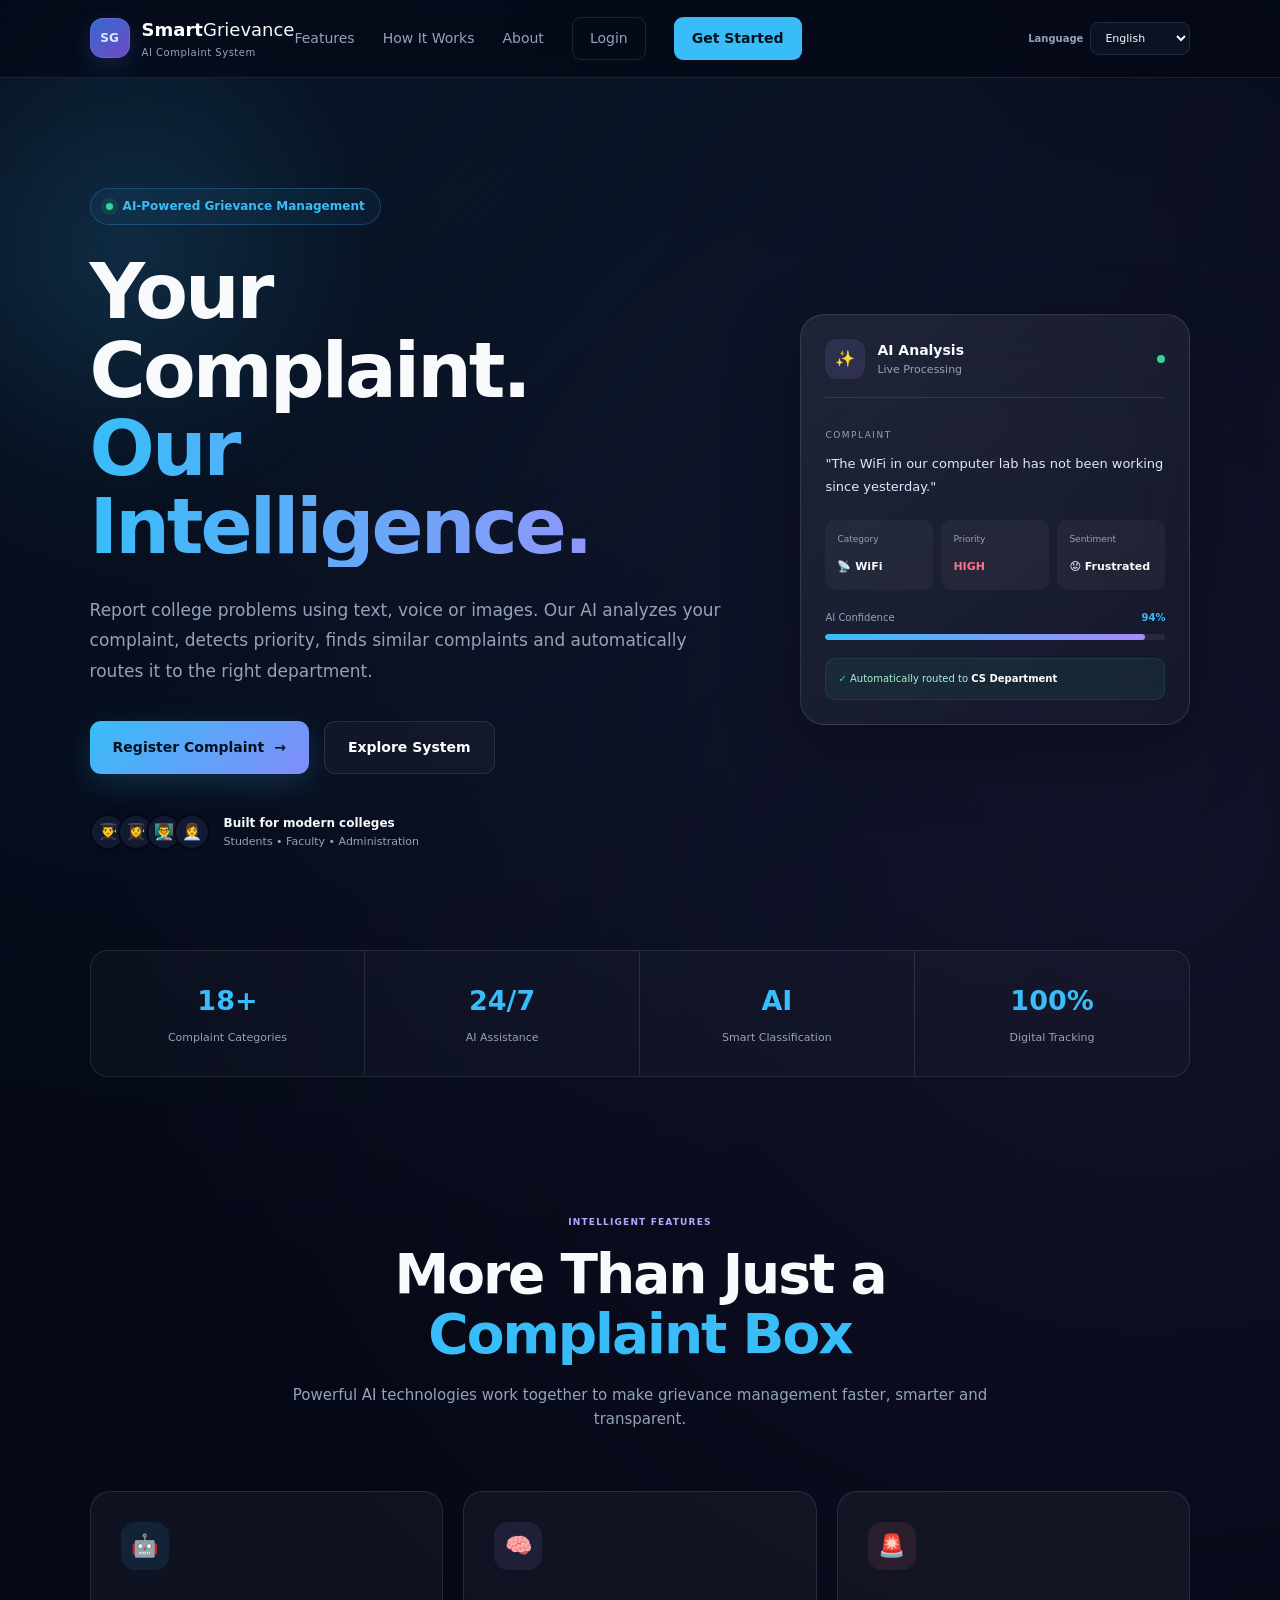
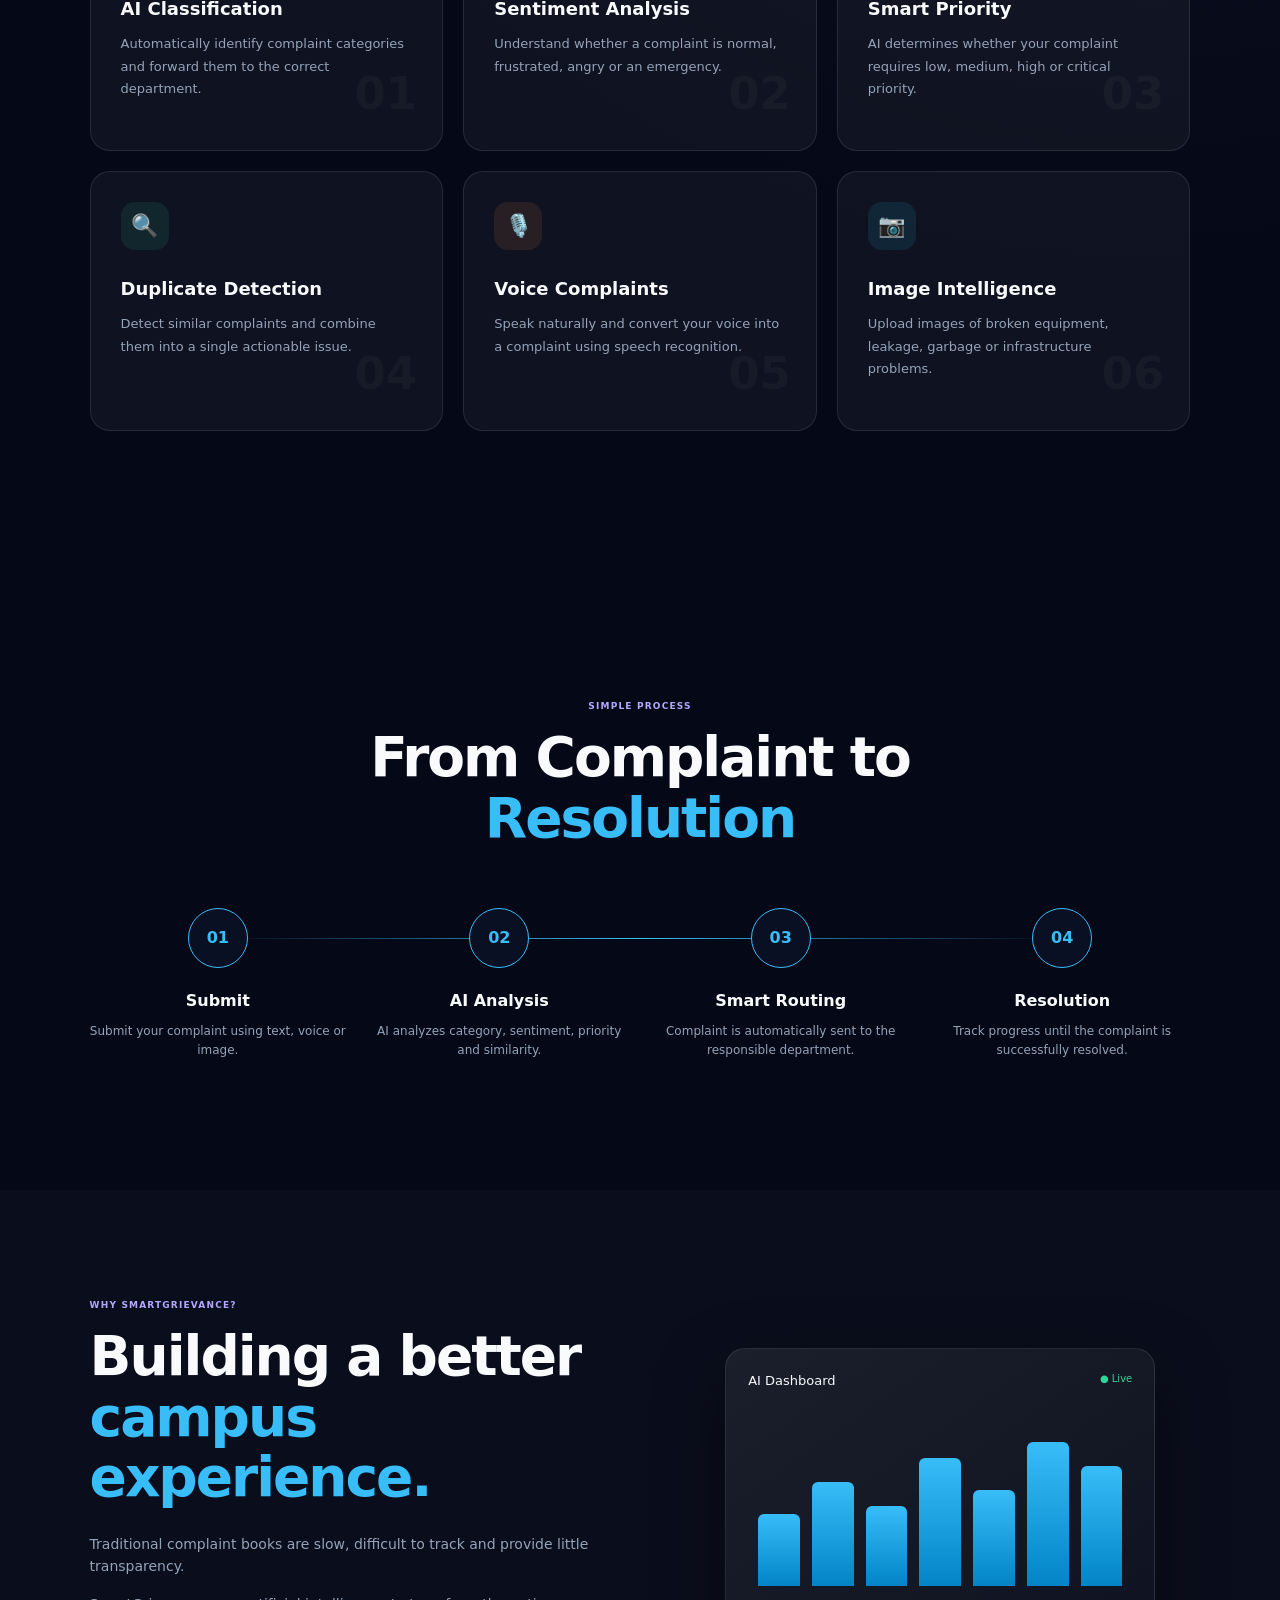
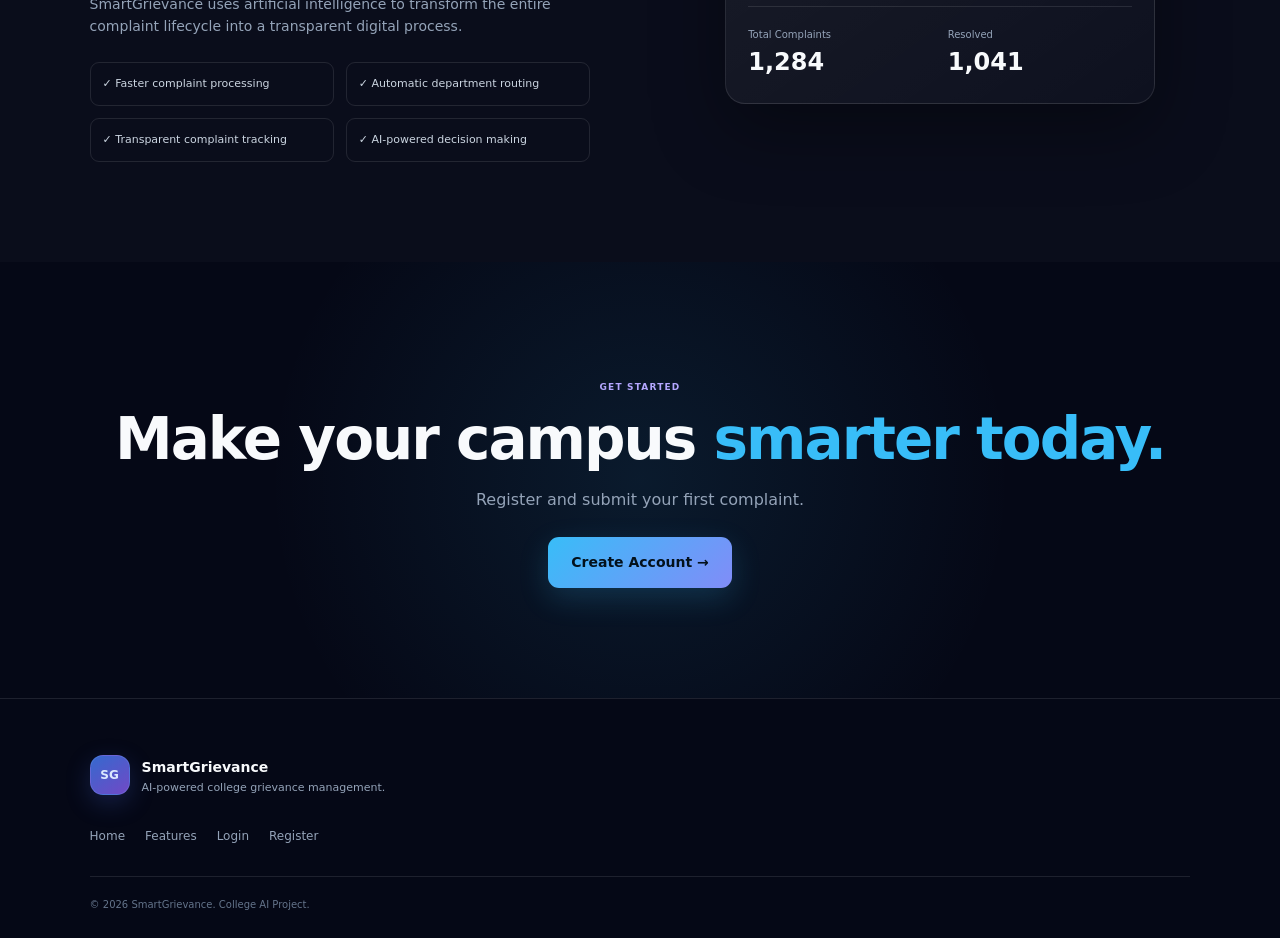
<file: frontend/index.html>
<!DOCTYPE html>
<html lang="en">

<head>

    <meta charset="UTF-8">

    <meta name="viewport"
          content="width=device-width, initial-scale=1.0">

    <meta name="description"
          content="AI Powered College Complaint and Smart Grievance Management System">

    <title>
        SmartGrievance | AI College Complaint System
    </title>

    <link rel="stylesheet"
          href="css/style.css">
    <script src="js/language.js" defer></script>

</head>

<body>

<!-- ================= NAVBAR ================= -->

<header class="navbar">

    <a href="index.html" class="brand">

        <div class="brand-icon">
            SG
        </div>

        <div>
            <strong>Smart</strong>Grievance
            <small>AI Complaint System</small>
        </div>

    </a>


    <nav class="nav-links">

        <a href="#features">Features</a>

        <a href="#how-it-works">How It Works</a>

        <a href="#about">About</a>

        <a href="login.html"
           class="nav-login">
            Login
        </a>

        <a href="register.html"
           class="nav-register">
            Get Started
        </a>

    </nav>


    <button class="mobile-menu"
            id="mobileMenu">

        ☰

    </button>

</header>


<!-- ================= HERO ================= -->

<section class="hero-section">

    <div class="hero-background"></div>

    <div class="hero-content">

        <div class="hero-badge">

            <span class="pulse-dot"></span>

            AI-Powered Grievance Management

        </div>


        <h1>

            Your Complaint.

            <span>Our Intelligence.</span>

        </h1>


        <p class="hero-description">

            Report college problems using text, voice or images.
            Our AI analyzes your complaint, detects priority,
            finds similar complaints and automatically routes it
            to the right department.

        </p>


        <div class="hero-buttons">

            <a href="register.html"
               class="btn btn-primary">

                Register Complaint

                <span>→</span>

            </a>


            <a href="#how-it-works"
               class="btn btn-outline">

                Explore System

            </a>

        </div>


        <div class="hero-trust">

            <div class="avatar-stack">

                <span>👨‍🎓</span>
                <span>👩‍🎓</span>
                <span>👨‍🏫</span>
                <span>👩‍💼</span>

            </div>

            <div>

                <strong>Built for modern colleges</strong>

                <small>
                    Students • Faculty • Administration
                </small>

            </div>

        </div>

    </div>


    <!-- HERO AI CARD -->

    <div class="hero-ai-card">

        <div class="ai-card-header">

            <div class="ai-icon">
                ✨
            </div>

            <div>

                <strong>AI Analysis</strong>

                <span>Live Processing</span>

            </div>

            <div class="online-indicator"></div>

        </div>


        <div class="ai-complaint">

            <span class="mini-label">
                COMPLAINT
            </span>

            <p>
                "The WiFi in our computer lab
                has not been working since yesterday."
            </p>

        </div>


        <div class="ai-results">

            <div class="ai-result">

                <span>Category</span>

                <strong>📡 WiFi</strong>

            </div>


            <div class="ai-result">

                <span>Priority</span>

                <strong class="priority-high">
                    HIGH
                </strong>

            </div>


            <div class="ai-result">

                <span>Sentiment</span>

                <strong>
                    😟 Frustrated
                </strong>

            </div>

        </div>


        <div class="ai-progress">

            <div class="progress-header">

                <span>AI Confidence</span>

                <strong>94%</strong>

            </div>

            <div class="progress-bar">

                <div style="width:94%"></div>

            </div>

        </div>


        <div class="routing-result">

            <span>✓</span>

            Automatically routed to

            <strong>CS Department</strong>

        </div>

    </div>

</section>


<!-- ================= STATS ================= -->

<section class="stats-section">

    <div class="stat-item">

        <strong>18+</strong>

        <span>Complaint Categories</span>

    </div>


    <div class="stat-item">

        <strong>24/7</strong>

        <span>AI Assistance</span>

    </div>


    <div class="stat-item">

        <strong>AI</strong>

        <span>Smart Classification</span>

    </div>


    <div class="stat-item">

        <strong>100%</strong>

        <span>Digital Tracking</span>

    </div>

</section>


<!-- ================= FEATURES ================= -->

<section class="section"
         id="features">

    <div class="section-heading">

        <span class="section-label">
            INTELLIGENT FEATURES
        </span>

        <h2>
            More Than Just a
            <span>Complaint Box</span>
        </h2>

        <p>
            Powerful AI technologies work together to make
            grievance management faster, smarter and transparent.
        </p>

    </div>


    <div class="feature-grid">


        <div class="feature-card">

            <div class="feature-icon blue">
                🤖
            </div>

            <h3>
                AI Classification
            </h3>

            <p>
                Automatically identify complaint categories
                and forward them to the correct department.
            </p>

            <span class="feature-number">
                01
            </span>

        </div>


        <div class="feature-card">

            <div class="feature-icon purple">
                🧠
            </div>

            <h3>
                Sentiment Analysis
            </h3>

            <p>
                Understand whether a complaint is normal,
                frustrated, angry or an emergency.
            </p>

            <span class="feature-number">
                02
            </span>

        </div>


        <div class="feature-card">

            <div class="feature-icon red">
                🚨
            </div>

            <h3>
                Smart Priority
            </h3>

            <p>
                AI determines whether your complaint requires
                low, medium, high or critical priority.
            </p>

            <span class="feature-number">
                03
            </span>

        </div>


        <div class="feature-card">

            <div class="feature-icon green">
                🔍
            </div>

            <h3>
                Duplicate Detection
            </h3>

            <p>
                Detect similar complaints and combine them
                into a single actionable issue.
            </p>

            <span class="feature-number">
                04
            </span>

        </div>


        <div class="feature-card">

            <div class="feature-icon orange">
                🎙️
            </div>

            <h3>
                Voice Complaints
            </h3>

            <p>
                Speak naturally and convert your voice
                into a complaint using speech recognition.
            </p>

            <span class="feature-number">
                05
            </span>

        </div>


        <div class="feature-card">

            <div class="feature-icon cyan">
                📷
            </div>

            <h3>
                Image Intelligence
            </h3>

            <p>
                Upload images of broken equipment, leakage,
                garbage or infrastructure problems.
            </p>

            <span class="feature-number">
                06
            </span>

        </div>

    </div>

</section>


<!-- ================= HOW IT WORKS ================= -->

<section class="section workflow-section"
         id="how-it-works">

    <div class="section-heading">

        <span class="section-label">
            SIMPLE PROCESS
        </span>

        <h2>
            From Complaint to
            <span>Resolution</span>
        </h2>

    </div>


    <div class="workflow">

        <div class="workflow-line"></div>


        <div class="workflow-step">

            <div class="workflow-icon">
                01
            </div>

            <h3>
                Submit
            </h3>

            <p>
                Submit your complaint using text,
                voice or image.
            </p>

        </div>


        <div class="workflow-step">

            <div class="workflow-icon">
                02
            </div>

            <h3>
                AI Analysis
            </h3>

            <p>
                AI analyzes category, sentiment,
                priority and similarity.
            </p>

        </div>


        <div class="workflow-step">

            <div class="workflow-icon">
                03
            </div>

            <h3>
                Smart Routing
            </h3>

            <p>
                Complaint is automatically sent
                to the responsible department.
            </p>

        </div>


        <div class="workflow-step">

            <div class="workflow-icon">
                04
            </div>

            <h3>
                Resolution
            </h3>

            <p>
                Track progress until the complaint
                is successfully resolved.
            </p>

        </div>

    </div>

</section>


<!-- ================= ABOUT ================= -->

<section class="about-section"
         id="about">

    <div class="about-content">

        <span class="section-label">
            WHY SMARTGRIEVANCE?
        </span>

        <h2>
            Building a better
            <span>campus experience.</span>
        </h2>

        <p>
            Traditional complaint books are slow, difficult
            to track and provide little transparency.
        </p>

        <p>
            SmartGrievance uses artificial intelligence to
            transform the entire complaint lifecycle into
            a transparent digital process.
        </p>


        <div class="about-points">

            <div>
                ✓ Faster complaint processing
            </div>

            <div>
                ✓ Automatic department routing
            </div>

            <div>
                ✓ Transparent complaint tracking
            </div>

            <div>
                ✓ AI-powered decision making
            </div>

        </div>

    </div>


    <div class="about-visual">

        <div class="dashboard-preview">

            <div class="preview-top">

                <span>AI Dashboard</span>

                <span class="preview-status">
                    ● Live
                </span>

            </div>


            <div class="preview-chart">

                <div style="height:45%"></div>
                <div style="height:65%"></div>
                <div style="height:50%"></div>
                <div style="height:80%"></div>
                <div style="height:60%"></div>
                <div style="height:90%"></div>
                <div style="height:75%"></div>

            </div>


            <div class="preview-bottom">

                <div>
                    <small>Total Complaints</small>
                    <strong>1,284</strong>
                </div>

                <div>
                    <small>Resolved</small>
                    <strong>1,041</strong>
                </div>

            </div>

        </div>

    </div>

</section>


<!-- ================= CTA ================= -->

<section class="cta-section">

    <div>

        <span class="section-label">
            GET STARTED
        </span>

        <h2>
            Make your campus
            <span>smarter today.</span>
        </h2>

        <p>
            Register and submit your first complaint.
        </p>

        <a href="register.html"
           class="btn btn-primary">

            Create Account →

        </a>

    </div>

</section>


<!-- ================= FOOTER ================= -->

<footer class="footer">

    <div class="footer-brand">

        <div class="brand-icon">
            SG
        </div>

        <div>

            <strong>SmartGrievance</strong>

            <p>
                AI-powered college grievance management.
            </p>

        </div>

    </div>


    <div class="footer-links">

        <a href="index.html">
            Home
        </a>

        <a href="#features">
            Features
        </a>

        <a href="login.html">
            Login
        </a>

        <a href="register.html">
            Register
        </a>

    </div>


    <div class="footer-bottom">

        © 2026 SmartGrievance.
        College AI Project.

    </div>

</footer>


<script src="js/main.js"></script>

</body>

</html>
</file>
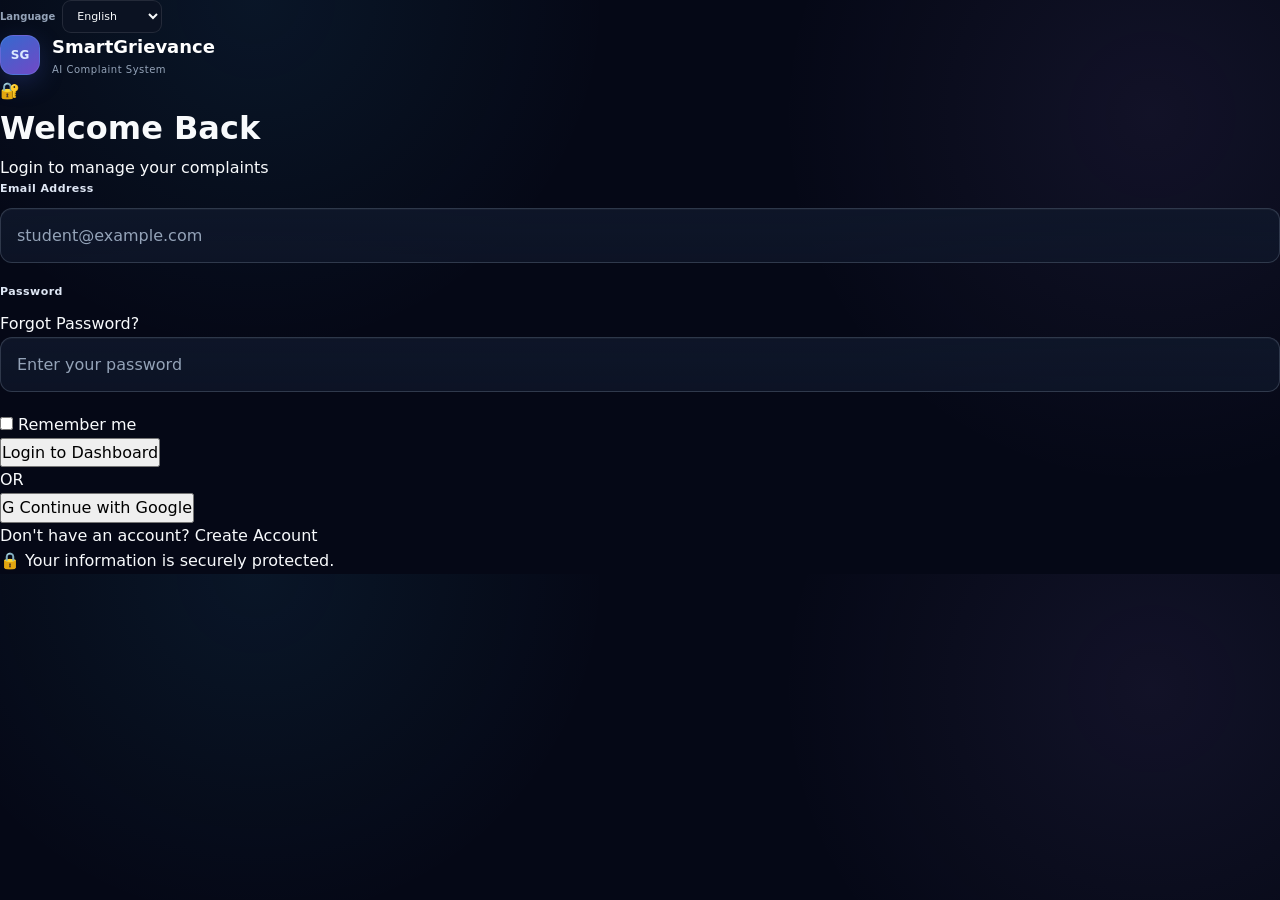
<file: frontend/login.html>
<!DOCTYPE html>
<html lang="en">

<head>

    <meta charset="UTF-8">

    <meta name="viewport"
          content="width=device-width, initial-scale=1.0">

    <title>
        Login | SmartGrievance
    </title>

    <link rel="stylesheet"
          href="css/style.css">
    <script src="js/language.js" defer></script>

</head>

<body class="auth-page">


<div class="auth-container">


    <div class="auth-brand">

        <a href="index.html"
           class="brand">

            <div class="brand-icon">
                SG
            </div>

            <div>

                <strong>SmartGrievance</strong>

                <small>
                    AI Complaint System
                </small>

            </div>

        </a>

    </div>


    <div class="auth-card">

        <div class="auth-header">

            <div class="auth-icon">
                🔐
            </div>

            <h1>
                Welcome Back
            </h1>

            <p>
                Login to manage your complaints
            </p>

        </div>


        <form id="loginForm">


            <div class="form-group">

                <label>
                    Email Address
                </label>

                <input
                    type="email"
                    id="loginEmail"
                    placeholder="student@example.com"
                    required
                >

            </div>


            <div class="form-group">

                <div class="label-row">

                    <label>
                        Password
                    </label>

                    <a href="#">
                        Forgot Password?
                    </a>

                </div>

                <input
                    type="password"
                    id="loginPassword"
                    placeholder="Enter your password"
                    required
                >

            </div>


            <div class="remember-row">

                <label>

                    <input
                        type="checkbox"
                        id="rememberMe"
                    >

                    Remember me

                </label>

            </div>


            <button
                type="submit"
                class="auth-button">

                Login to Dashboard

            </button>


        </form>


        <div class="auth-divider">

            <span>
                OR
            </span>

        </div>


        <button
            class="google-button"
            type="button">

            <span>
                G
            </span>

            Continue with Google

        </button>


        <p class="auth-footer">

            Don't have an account?

            <a href="register.html">
                Create Account
            </a>

        </p>

    </div>


    <p class="security-note">

        🔒 Your information is securely protected.

    </p>

</div>


<div id="toast"
     class="toast">

</div>


<script src="js/auth.js"></script>

</body>

</html>
</file>
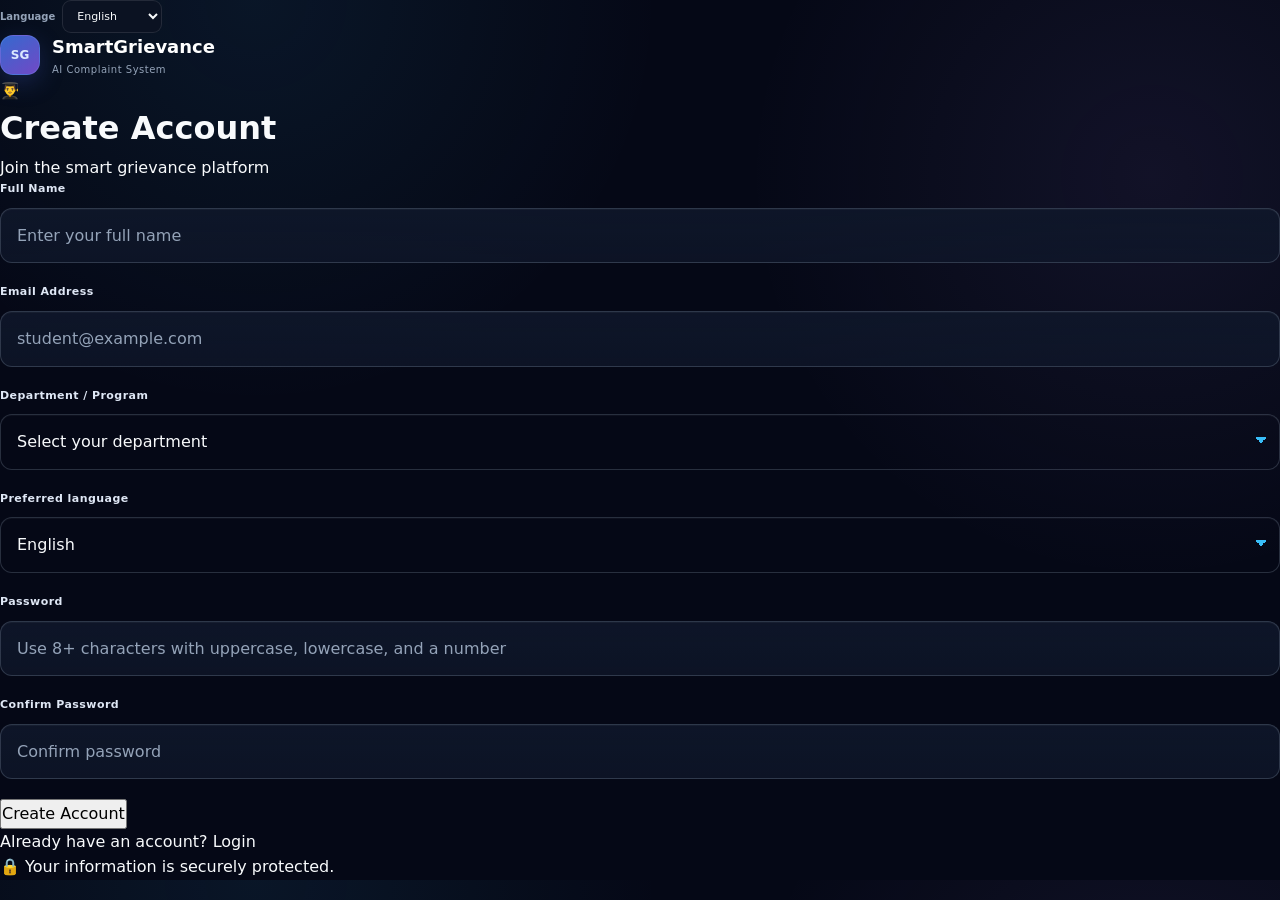
<file: frontend/register.html>
<!DOCTYPE html>
<html lang="en">

<head>

    <meta charset="UTF-8">

    <meta name="viewport"
          content="width=device-width, initial-scale=1.0">

    <title>
        Create Account | SmartGrievance
    </title>

    <link rel="stylesheet"
          href="css/style.css">
    <script src="js/language.js" defer></script>

</head>

<body class="auth-page">


<div class="auth-container">


    <div class="auth-brand">

        <a href="index.html"
           class="brand">

            <div class="brand-icon">
                SG
            </div>

            <div>

                <strong>SmartGrievance</strong>

                <small>
                    AI Complaint System
                </small>

            </div>

        </a>

    </div>


    <div class="auth-card">

        <div class="auth-header">

            <div class="auth-icon">
                👨‍🎓
            </div>

            <h1>
                Create Account
            </h1>

            <p>
                Join the smart grievance platform
            </p>

        </div>


        <form id="registerForm">


            <div class="form-group">

                <label>
                    Full Name
                </label>

                <input
                    type="text"
                    id="registerName"
                    placeholder="Enter your full name"
                    required
                >

            </div>


            <div class="form-group">

                <label>
                    Email Address
                </label>

                <input
                    type="email"
                    id="registerEmail"
                    placeholder="student@example.com"
                    required
                >

            </div>


            <div class="form-group">

                <label for="registerDepartment">
                    Department / Program
                </label>

                <select id="registerDepartment" required>

                    <option value="" selected disabled>
                        Select your department
                    </option>

                    <option value="CS">
                        Computer Science (CS)
                    </option>

                    <option value="IT">
                        Information Technology (IT)
                    </option>

                    <option value="BCOM">
                        Bachelor of Commerce (B.Com)
                    </option>

                    <option value="BMS">
                        Bachelor of Management Studies (BMS)
                    </option>

                    <option value="BAF">
                        Bachelor of Accounting and Finance (BAF)
                    </option>

                    <option value="BSC">
                        Bachelor of Science (B.Sc)
                    </option>

                </select>

            </div>

            <div class="form-group">

                <label for="preferredLanguage">
                    Preferred language
                </label>

                <select id="preferredLanguage" name="preferredLanguage">
                    <option value="en">English</option>
                    <option value="hi">हिन्दी</option>
                    <option value="mr">मराठी</option>
                </select>

            </div>


            <div class="form-group">

                <label>
                    Password
                </label>

                <input
                    type="password"
                    id="registerPassword"
                    placeholder="Use 8+ characters with uppercase, lowercase, and a number"
                    required
                >

            </div>


            <div class="form-group">

                <label>
                    Confirm Password
                </label>

                <input
                    type="password"
                    id="confirmPassword"
                    placeholder="Confirm password"
                    required
                >

            </div>


            <button
                type="submit"
                class="auth-button">

                Create Account

            </button>

        </form>


        <p class="auth-footer">

            Already have an account?

            <a href="login.html">
                Login
            </a>

        </p>

    </div>


    <p class="security-note">

        🔒 Your information is securely protected.

    </p>

</div>


<div id="toast"
     class="toast">

</div>


<script src="js/auth.js"></script>

</body>

</html>
</file>
<file: frontend/css/style.css>
/* =====================================================
   SMARTGRIEVANCE
   GLOBAL CSS
===================================================== */

.chatbot-panel {
    min-width: 0;
}

.chatbot-messages {
    min-height: 360px;
    max-height: 560px;
    overflow-y: auto;
}

.chatbot-panel .assistant-input-row textarea {
    flex: 1;
    min-width: 0;
    resize: vertical;
    border: 1px solid var(--border);
    border-radius: 12px;
    padding: 12px;
    color: var(--text-primary);
    background: var(--surface, #0b1222);
    font: inherit;
}

.chatbot-panel .assistant-input-row button:disabled,
.chatbot-analysis-actions button:disabled {
    cursor: wait;
    opacity: 0.65;
}

.chatbot-analysis-card {
    margin: 16px 0;
    padding: 18px;
    border: 1px solid var(--border);
    border-radius: 16px;
    background: var(--surface, #0b1222);
}

.chatbot-analysis-card h3 {
    margin: 0 0 12px;
}

.chatbot-analysis-card p {
    display: flex;
    justify-content: space-between;
    gap: 16px;
    margin: 8px 0;
}

.chatbot-analysis-card p span {
    color: var(--text-secondary);
}

.chatbot-analysis-card input {
    box-sizing: border-box;
    width: 100%;
    margin-top: 12px;
    padding: 12px;
    border: 1px solid var(--border);
    border-radius: 10px;
    color: var(--text-primary);
    background: var(--surface, #0b1222);
    font: inherit;
}

.chatbot-analysis-actions {
    display: flex;
    gap: 10px;
    margin-top: 12px;
}

.chatbot-analysis-actions button {
    padding: 10px 14px;
    border: 0;
    border-radius: 10px;
    cursor: pointer;
    font: inherit;
}

.chatbot-submit {
    color: #fff;
    background: var(--primary, #38bdf8);
}

.chatbot-cancel {
    color: var(--text-primary);
    background: var(--border);
}

.evidence-preview {
    margin-top: 14px;
    padding: 14px;
    border: 1px solid var(--border);
    border-radius: 14px;
    background: var(--bg-card);
}

.evidence-preview[hidden] {
    display: none !important;
}

.ocr-result {
    margin-top: 12px;
    padding: 14px;
    border: 1px solid var(--border);
    border-radius: 14px;
    color: var(--text-secondary);
    background: var(--bg-card);
}

.ocr-result[hidden] {
    display: none !important;
}

.ocr-result pre {
    max-height: 180px;
    overflow: auto;
    white-space: pre-wrap;
    color: var(--text-primary);
    font: inherit;
}

.evidence-preview img {
    display: block;
    width: 100%;
    max-width: 450px;
    max-height: 300px;
    border-radius: 10px;
    object-fit: contain;
}

.voice-input-container {
    margin-top: 12px;
}

.voice-language {
    margin-bottom: 10px;
}

.voice-language label {
    display: block;
    margin-bottom: 6px;
    color: var(--text-secondary);
    font-size: 0.9rem;
}

.voice-language select {
    width: 100%;
    max-width: 250px;
    padding: 10px 12px;
    border: 1px solid var(--border);
    border-radius: 10px;
    color: var(--text-primary);
    background: var(--bg-secondary);
    font: inherit;
}

.voice-btn {
    padding: 10px 14px;
    border: 1px solid var(--border);
    border-radius: 10px;
    color: var(--text-primary);
    background: var(--bg-secondary);
    cursor: pointer;
    font: inherit;
}

.voice-btn.is-recording {
    color: #fff;
    background: var(--red);
}

.voice-btn:disabled {
    cursor: not-allowed;
    opacity: 0.6;
}

.voice-status {
    min-height: 1.4em;
    margin: 8px 0 0;
    color: var(--text-secondary);
    font-size: 0.9rem;
}

.gold-bg {
    background: rgba(251, 191, 36, 0.12);
    color: #fef3c7;
}

:root {

    --bg-primary: #050816;

    --bg-secondary: #0a1024;

    --bg-card: rgba(255,255,255,0.045);

    --border: rgba(255,255,255,0.10);

    --text-primary: #f8fafc;

    --text-secondary: #94a3b8;

    --blue: #38bdf8;

    --blue-dark: #0284c7;

    --purple: #a78bfa;

    --green: #34d399;

    --red: #fb7185;

    --orange: #fb923c;

    --cyan: #22d3ee;
    --gold: #fbbf24;

    --shadow:
        0 25px 70px rgba(0,0,0,0.35);

    --radius: 20px;

}


/* =====================================================
   RESET
===================================================== */

* {

    margin: 0;

    padding: 0;

    box-sizing: border-box;

}


html {

    scroll-behavior: smooth;

}


body {

    font-family:
        Inter,
        system-ui,
        -apple-system,
        BlinkMacSystemFont,
        "Segoe UI",
        sans-serif;

    background:
        radial-gradient(
            circle at 20% 0%,
            rgba(56,189,248,0.08),
            transparent 30%
        ),

        radial-gradient(
            circle at 90% 20%,
            rgba(167,139,250,0.08),
            transparent 30%
        ),

        var(--bg-primary);

    color: var(--text-primary);

    line-height: 1.6;

    overflow-x: hidden;

}


a {

    color: inherit;

    text-decoration: none;

}


button,
input,
textarea,
select {

    font: inherit;

}


/* =====================================================
   NAVBAR
===================================================== */

.navbar {

    height: 78px;

    width: 100%;

    display: flex;

    align-items: center;

    justify-content: space-between;

    padding: 0 7%;

    position: sticky;

    top: 0;

    z-index: 1000;

    background:
        rgba(5,8,22,0.75);

    backdrop-filter:
        blur(20px);

    -webkit-backdrop-filter:
        blur(20px);

    border-bottom:
        1px solid var(--border);

}


.brand {

    display: flex;

    align-items: center;

    gap: 12px;

    font-size: 18px;

}


.brand small {

    display: block;

    font-size: 10px;

    color: var(--text-secondary);

    letter-spacing: 0.5px;

}


.brand strong {

    color: white;

}


.brand-icon {

    width: 42px;

    height: 42px;

    display: flex;

    align-items: center;

    justify-content: center;

    border-radius: 12px;

    background:
        linear-gradient(
            135deg,
            var(--blue),
            var(--purple)
        );

    color: white;

    font-size: 13px;

    font-weight: 800;

    box-shadow:
        0 0 25px rgba(56,189,248,0.25);

}


.nav-links {

    display: flex;

    align-items: center;

    gap: 28px;

}


.nav-links a {

    color: var(--text-secondary);

    font-size: 14px;

    transition: 0.3s;

}


.nav-links a:hover {

    color: white;

}


.nav-login {

    padding: 9px 17px;

    border:
        1px solid var(--border);

    border-radius: 9px;

}


.nav-register {

    padding: 10px 18px;

    border-radius: 9px;

    background: var(--blue);

    color: #00111c !important;

    font-weight: 700;

}


.mobile-menu {

    display: none;

    border: none;

    background: none;

    color: white;

    font-size: 26px;

    cursor: pointer;

}


/* =====================================================
   HERO
===================================================== */

.hero-section {

    min-height: 720px;

    padding:
        110px 7%
        100px;

    display: flex;

    align-items: center;

    justify-content: space-between;

    gap: 70px;

    position: relative;

}


.hero-background {

    position: absolute;

    width: 550px;

    height: 550px;

    background:
        radial-gradient(
            circle,
            rgba(56,189,248,0.15),
            transparent 65%
        );

    filter: blur(20px);

    top: -100px;

    left: -150px;

    pointer-events: none;

}


.hero-content {

    max-width: 700px;

    position: relative;

    z-index: 2;

}


.hero-badge {

    display: inline-flex;

    align-items: center;

    gap: 10px;

    padding: 8px 15px;

    border-radius: 50px;

    border:
        1px solid rgba(56,189,248,0.25);

    background:
        rgba(56,189,248,0.06);

    color: var(--blue);

    font-size: 12px;

    font-weight: 600;

    margin-bottom: 28px;

}


.pulse-dot {

    width: 7px;

    height: 7px;

    border-radius: 50%;

    background: var(--green);

    box-shadow:
        0 0 0 5px rgba(52,211,153,0.1);

    animation:
        pulse 2s infinite;

}


@keyframes pulse {

    0%,100% {

        box-shadow:
            0 0 0 0 rgba(52,211,153,0.4);

    }

    50% {

        box-shadow:
            0 0 0 8px rgba(52,211,153,0);

    }

}


.hero-content h1 {

    font-size:
        clamp(48px, 6vw, 78px);

    line-height: 1.02;

    letter-spacing: -3px;

    margin-bottom: 28px;

}


.hero-content h1 span {

    display: block;

    background:
        linear-gradient(
            90deg,
            var(--blue),
            var(--purple)
        );

    -webkit-background-clip: text;

    background-clip: text;

    color: transparent;

}


.hero-description {

    max-width: 650px;

    color: var(--text-secondary);

    font-size: 17px;

    line-height: 1.8;

    margin-bottom: 35px;

}


.hero-buttons {

    display: flex;

    gap: 15px;

    margin-bottom: 40px;

}


.btn {

    display: inline-flex;

    align-items: center;

    justify-content: center;

    gap: 10px;

    padding: 14px 23px;

    border-radius: 11px;

    font-size: 14px;

    font-weight: 700;

    transition:
        transform 0.3s,
        box-shadow 0.3s,
        background 0.3s;

}


.btn-primary {

    background:
        linear-gradient(
            135deg,
            var(--blue),
            #818cf8
        );

    color: #03111c;

    box-shadow:
        0 10px 30px rgba(56,189,248,0.18);

}


.btn-primary:hover {

    transform: translateY(-3px);

    box-shadow:
        0 15px 35px rgba(56,189,248,0.3);

}


.btn-outline {

    border:
        1px solid var(--border);

    color: white;

    background:
        rgba(255,255,255,0.03);

}


.btn-outline:hover {

    background:
        rgba(255,255,255,0.08);

    transform:
        translateY(-3px);

}


/* =====================================================
   HERO TRUST
===================================================== */

.hero-trust {

    display: flex;

    align-items: center;

    gap: 14px;

}


.avatar-stack {

    display: flex;

}


.avatar-stack span {

    width: 36px;

    height: 36px;

    display: flex;

    align-items: center;

    justify-content: center;

    border-radius: 50%;

    background:
        #111a30;

    border:
        2px solid var(--bg-primary);

    margin-left: -8px;

}


.avatar-stack span:first-child {

    margin-left: 0;

}


.hero-trust strong {

    display: block;

    font-size: 12px;

}


.hero-trust small {

    display: block;

    color: var(--text-secondary);

    font-size: 11px;

}


/* =====================================================
   AI CARD
===================================================== */

.hero-ai-card {

    width: 390px;

    flex-shrink: 0;

    padding: 24px;

    border:
        1px solid rgba(255,255,255,0.12);

    background:
        linear-gradient(
            145deg,
            rgba(255,255,255,0.08),
            rgba(255,255,255,0.025)
        );

    border-radius: 24px;

    backdrop-filter:
        blur(25px);

    box-shadow:
        var(--shadow);

    position: relative;

    animation:
        floating 5s ease-in-out infinite;

}


@keyframes floating {

    0%,100% {

        transform: translateY(0);

    }

    50% {

        transform: translateY(-12px);

    }

}


.ai-card-header {

    display: flex;

    align-items: center;

    gap: 12px;

    padding-bottom: 18px;

    border-bottom:
        1px solid var(--border);

}


.ai-icon {

    width: 40px;

    height: 40px;

    display: flex;

    align-items: center;

    justify-content: center;

    border-radius: 12px;

    background:
        rgba(167,139,250,0.12);

}


.ai-card-header strong {

    display: block;

    font-size: 14px;

}


.ai-card-header span {

    display: block;

    color: var(--text-secondary);

    font-size: 11px;

}


.online-indicator {

    width: 8px;

    height: 8px;

    background: var(--green);

    border-radius: 50%;

    margin-left: auto;

}


.ai-complaint {

    padding: 22px 0;

}


.mini-label {

    font-size: 9px;

    color: var(--text-secondary);

    letter-spacing: 1.5px;

}


.ai-complaint p {

    margin-top: 8px;

    font-size: 13px;

    color: #dbeafe;

    line-height: 1.7;

}


.ai-results {

    display: grid;

    grid-template-columns:
        repeat(3, 1fr);

    gap: 8px;

}


.ai-result {

    padding: 12px;

    border-radius: 10px;

    background:
        rgba(255,255,255,0.04);

}


.ai-result span {

    display: block;

    color: var(--text-secondary);

    font-size: 9px;

    margin-bottom: 6px;

}


.ai-result strong {

    font-size: 11px;

}


.priority-high {

    color: var(--red);

}


.ai-progress {

    margin-top: 20px;

}


.progress-header {

    display: flex;

    justify-content: space-between;

    font-size: 10px;

    color: var(--text-secondary);

}


.progress-header strong {

    color: var(--blue);

}


.progress-bar {

    height: 6px;

    margin-top: 8px;

    background:
        rgba(255,255,255,0.07);

    border-radius: 20px;

    overflow: hidden;

}


.progress-bar div {

    height: 100%;

    border-radius: 20px;

    background:
        linear-gradient(
            90deg,
            var(--blue),
            var(--purple)
        );

}


.routing-result {

    margin-top: 18px;

    padding: 12px;

    background:
        rgba(52,211,153,0.07);

    border:
        1px solid rgba(52,211,153,0.12);

    border-radius: 10px;

    color: #a7f3d0;

    font-size: 10px;

}


.routing-result span {

    color: var(--green);

}


.routing-result strong {

    color: white;

}


/* =====================================================
   STATS
===================================================== */

.stats-section {

    display: grid;

    grid-template-columns:
        repeat(4, 1fr);

    margin: 0 7%;

    border:
        1px solid var(--border);

    border-radius: 18px;

    background:
        rgba(255,255,255,0.025);

    overflow: hidden;

}


.stat-item {

    padding: 28px;

    text-align: center;

    border-right:
        1px solid var(--border);

}


.stat-item:last-child {

    border-right: none;

}


.stat-item strong {

    display: block;

    font-size: 27px;

    color: var(--blue);

}


.stat-item span {

    font-size: 11px;

    color: var(--text-secondary);

}


/* =====================================================
   SECTIONS
===================================================== */

.section {

    padding:
        130px 7%;

}


.section-heading {

    text-align: center;

    max-width: 720px;

    margin:
        0 auto 60px;

}


.section-label {

    display: inline-block;

    color: var(--blue);

    font-size: 10px;

    letter-spacing: 2px;

    font-weight: 800;

    margin-bottom: 14px;

}


.section-heading h2 {

    font-size:
        clamp(35px, 5vw, 55px);

    letter-spacing: -2px;

    line-height: 1.1;

}


.section-heading h2 span {

    color: var(--blue);

}


.section-heading p {

    color: var(--text-secondary);

    margin-top: 18px;

    font-size: 15px;

}


/* =====================================================
   FEATURE GRID
===================================================== */

.feature-grid {

    display: grid;

    grid-template-columns:
        repeat(3, 1fr);

    gap: 20px;

}


.feature-card {

    position: relative;

    padding: 30px;

    min-height: 260px;

    background:
        var(--bg-card);

    border:
        1px solid var(--border);

    border-radius: var(--radius);

    overflow: hidden;

    transition:
        transform 0.3s,
        border-color 0.3s,
        background 0.3s;

}


.feature-card:hover {

    transform:
        translateY(-8px);

    border-color:
        rgba(56,189,248,0.35);

    background:
        rgba(255,255,255,0.065);

}


.feature-icon {

    width: 48px;

    height: 48px;

    display: flex;

    align-items: center;

    justify-content: center;

    border-radius: 14px;

    font-size: 22px;

    margin-bottom: 25px;

}


.blue {

    background:
        rgba(56,189,248,0.1);

}


.purple {

    background:
        rgba(167,139,250,0.1);

}


.red {

    background:
        rgba(251,113,133,0.1);

}


.green {

    background:
        rgba(52,211,153,0.1);

}


.orange {

    background:
        rgba(251,146,60,0.1);

}


.cyan {

    background:
        rgba(34,211,238,0.1);

}


.feature-card h3 {

    font-size: 18px;

    margin-bottom: 10px;

}


.feature-card p {

    color:
        var(--text-secondary);

    font-size: 13px;

    line-height: 1.7;

}


.feature-number {

    position: absolute;

    right: 25px;

    bottom: 20px;

    font-size: 45px;

    font-weight: 900;

    color:
        rgba(255,255,255,0.035);

}


/* =====================================================
   WORKFLOW
===================================================== */

.workflow {

    display: grid;

    grid-template-columns:
        repeat(4, 1fr);

    gap: 25px;

    position: relative;

}


.workflow-line {

    position: absolute;

    left: 12%;

    right: 12%;

    top: 30px;

    height: 1px;

    background:
        linear-gradient(
            90deg,
            transparent,
            var(--blue),
            transparent
        );

}


.workflow-step {

    position: relative;

    text-align: center;

}


.workflow-icon {

    width: 60px;

    height: 60px;

    margin:
        0 auto 20px;

    display: flex;

    align-items: center;

    justify-content: center;

    border-radius: 50%;

    background:
        var(--bg-secondary);

    border:
        1px solid var(--blue);

    color: var(--blue);

    font-weight: 800;

    position: relative;

    z-index: 2;

}


.workflow-step h3 {

    font-size: 16px;

    margin-bottom: 8px;

}


.workflow-step p {

    color: var(--text-secondary);

    font-size: 12px;

}


/* =====================================================
   ABOUT
===================================================== */

.about-section {

    padding:
        100px 7%;

    display: grid;

    grid-template-columns:
        1fr 1fr;

    gap: 100px;

    align-items: center;

    background:
        rgba(255,255,255,0.018);

}


.about-content h2 {

    font-size:
        clamp(35px, 5vw, 55px);

    line-height: 1.1;

    letter-spacing: -2px;

    margin-bottom: 25px;

}


.about-content h2 span {

    color: var(--blue);

}


.about-content p {

    color: var(--text-secondary);

    font-size: 14px;

    margin-bottom: 15px;

}


.about-points {

    margin-top: 25px;

    display: grid;

    grid-template-columns:
        1fr 1fr;

    gap: 12px;

}


.about-points div {

    padding: 12px;

    border:
        1px solid var(--border);

    border-radius: 9px;

    color: #cbd5e1;

    font-size: 11px;

}


/* =====================================================
   DASHBOARD PREVIEW
===================================================== */

.about-visual {

    display: flex;

    justify-content: center;

}


.dashboard-preview {

    width: 430px;

    padding: 22px;

    border:
        1px solid var(--border);

    border-radius: 20px;

    background:
        linear-gradient(
            145deg,
            rgba(255,255,255,0.07),
            rgba(255,255,255,0.02)
        );

    box-shadow:
        var(--shadow);

}


.preview-top {

    display: flex;

    justify-content: space-between;

    font-size: 13px;

    margin-bottom: 35px;

}


.preview-status {

    color: var(--green);

    font-size: 10px;

}


.preview-chart {

    height: 180px;

    display: flex;

    align-items: end;

    gap: 12px;

    padding:
        0 10px 20px;

    border-bottom:
        1px solid var(--border);

}


.preview-chart div {

    flex: 1;

    border-radius:
        6px 6px 0 0;

    background:
        linear-gradient(
            to top,
            var(--blue-dark),
            var(--blue)
        );

    animation:
        chartGrow 1.5s ease;

}


@keyframes chartGrow {

    from {

        height: 0 !important;

    }

}


.preview-bottom {

    display: grid;

    grid-template-columns:
        1fr 1fr;

    gap: 15px;

    margin-top: 20px;

}


.preview-bottom small {

    display: block;

    color: var(--text-secondary);

    font-size: 10px;

}


.preview-bottom strong {

    font-size: 24px;

}


/* =====================================================
   CTA
===================================================== */

.cta-section {

    padding:
        110px 7%;

    text-align: center;

    background:
        radial-gradient(
            circle,
            rgba(56,189,248,0.10),
            transparent 55%
        );

}


.cta-section h2 {

    font-size:
        clamp(38px, 5vw, 58px);

    line-height: 1.1;

    letter-spacing: -2px;

    margin-bottom: 15px;

}


.cta-section h2 span {

    color: var(--blue);

}


.cta-section p {

    color: var(--text-secondary);

    margin-bottom: 25px;

}


/* =====================================================
   FOOTER
===================================================== */

.footer {

    padding:
        55px 7% 25px;

    border-top:
        1px solid var(--border);

}


.footer-brand {

    display: flex;

    align-items: center;

    gap: 12px;

}


.footer-brand strong {

    font-size: 14px;

}


.footer-brand p {

    color: var(--text-secondary);

    font-size: 11px;

}


.footer-links {

    display: flex;

    gap: 20px;

    margin:
        30px 0;

}


.footer-links a {

    color: var(--text-secondary);

    font-size: 12px;

}


.footer-bottom {

    padding-top: 20px;

    border-top:
        1px solid var(--border);

    color: #64748b;

    font-size: 10px;

}


/* =====================================================
   RESPONSIVE
===================================================== */

@media (max-width: 1000px) {

    .hero-section {

        flex-direction: column;

        align-items: flex-start;

    }

    .hero-ai-card {

        width: 100%;

        max-width: 500px;

    }

    .feature-grid {

        grid-template-columns:
            repeat(2, 1fr);

    }

    .about-section {

        grid-template-columns: 1fr;

    }

}


@media (max-width: 700px) {

    .nav-links {

        display: none;

    }

    .mobile-menu {

        display: block;

    }

    .hero-section {

        padding:
            80px 5%;

    }

    .hero-content h1 {

        font-size: 45px;

    }

    .hero-buttons {

        flex-direction: column;

    }

    .stats-section {

        grid-template-columns:
            repeat(2, 1fr);

        margin:
            0 5%;

    }

    .stat-item {

        border-bottom:
            1px solid var(--border);

    }

    .feature-grid {

        grid-template-columns: 1fr;

    }

    .workflow {

        grid-template-columns: 1fr;

        gap: 40px;

    }

    .workflow-line {

        display: none;

    }

    .about-section {

        padding:
            80px 5%;

    }

    .about-points {

        grid-template-columns: 1fr;

    }

    .dashboard-preview {

        width: 100%;

    }

}/* =====================================================

/* =====================================================
   NOTIFICATIONS / HISTORY
===================================================== */

.empty-state {
    padding: 24px;
    border-radius: 16px;
    background: rgba(255,255,255,0.05);
    border: 1px solid var(--border);
    color: var(--text-secondary);
}

.notification-icon {
    width: 44px;
    height: 44px;
    border-radius: 12px;
    display: flex;
    align-items: center;
    justify-content: center;
    background: rgba(255,255,255,0.08);
    font-size: 18px;
}

.notification-icon.blue {
    background: rgba(56,189,248,0.12);
}

.notification-icon.orange {
    background: rgba(251,146,60,0.12);
}

.notification-icon.green {
    background: rgba(52,211,153,0.12);
}

.notification-content {
    flex: 1;
}

.notification-topline {
    display: flex;
    justify-content: space-between;
    gap: 12px;
    align-items: center;
    margin-bottom: 6px;
}

.notification-topline strong {
    font-size: 15px;
    color: var(--text-primary);
}

.notification-topline span {
    color: var(--text-secondary);
    font-size: 11px;
}

.notification-content p {
    color: var(--text-secondary);
    font-size: 13px;
    line-height: 1.6;
}

.notification-badge {
    display: inline-flex;
    align-items: center;
    justify-content: center;
    padding: 6px 10px;
    border-radius: 999px;
    font-size: 10px;
    font-weight: 700;
    letter-spacing: 0.5px;
    white-space: nowrap;
}

.notification-badge.success {
    background: rgba(52,211,153,0.12);
    color: var(--green);
}

.notification-badge.warning {
    background: rgba(251,146,60,0.12);
    color: var(--orange);
}

.status-badge {
    display: inline-block;
    padding: 6px 12px;
    border-radius: 999px;
    font-size: 12px;
    font-weight: 700;
}

.status-badge.pending {
    background: rgba(251,191,36,0.16);
    color: #facc15;
}

.status-badge.progress {
    background: rgba(59,130,246,0.14);
    color: #60a5fa;
}

.status-badge.resolved {
    background: rgba(34,197,94,0.14);
    color: #4ade80;
}

.priority-pill {
    display: inline-block;
    padding: 6px 10px;
    border-radius: 999px;
    font-size: 11px;
    font-weight: 700;
}

.priority-pill.low {
    background: rgba(59,130,246,0.12);
    color: #93c5fd;
}

.priority-pill.medium {
    background: rgba(251,146,60,0.12);
    color: #fdba74;
}

.priority-pill.high {
    background: rgba(239,68,68,0.12);
    color: #fca5a5;
}

.notification-panel,
.my-complaints-panel,
.complaints-panel,
.panel-header,
.section-header {
    color: var(--text-primary);
}

.panel-header {
    display: flex;
    justify-content: space-between;
    align-items: center;
    gap: 12px;
}

.panel-header h2,
.section-header h2 {
    margin-bottom: 6px;
}

.panel-header p,
.section-header p {
    color: var(--text-secondary);
    font-size: 12px;
}

.notification-panel,
.my-complaints-panel,
.complaints-panel {
    background: rgba(255,255,255,0.04);
    border: 1px solid var(--border);
    border-radius: 20px;
    padding: 24px;
    margin-top: 22px;
}

.small-button {
    border: 1px solid var(--border);
    background: rgba(255,255,255,0.04);
    color: var(--text-primary);
    padding: 10px 16px;
    border-radius: 10px;
    cursor: pointer;
}

.small-button:disabled {
    opacity: 0.5;
    cursor: not-allowed;
}

.complaint-table-wrap {
    overflow-x: auto;
    margin-top: 18px;
}

.complaint-table {
    width: 100%;
    border-collapse: collapse;
    min-width: 900px;
}

.complaint-table th,
.complaint-table td {
    padding: 14px 12px;
    text-align: left;
    border-bottom: 1px solid var(--border);
    font-size: 12px;
    vertical-align: top;
}

.complaint-table th {
    color: var(--text-secondary);
    font-weight: 700;
}

.table-title {
    display: grid;
    gap: 4px;
}

.table-title small {
    color: var(--text-secondary);
}

.history-student-name {
    color: var(--text-primary);
}

.notification-badge.info {
    background: rgba(167,139,250,0.12);
    color: #c4b5fd;
}

.notification-badge.danger {
    background: rgba(239,68,68,0.12);
    color: #fda4af;
}/* =====================================================

.ai-info {
    margin-top: 8px;
    padding-top: 8px;
    border-top: 1px solid var(--border);
}

.ai-info small {
    color: var(--text-secondary);
    line-height: 1.6;
}/* =====================================================   DASHBOARD
===================================================== */

.dashboard-page {

    display: flex;

    min-height: 100vh;

}


.sidebar {

    width: 250px;

    height: 100vh;

    position: fixed;

    left: 0;

    top: 0;

    display: flex;

    flex-direction: column;

    padding: 25px 16px;

    background:
        rgba(7,11,28,0.95);

    border-right:
        1px solid var(--border);

}


.sidebar-brand {

    display: flex;

    align-items: center;

    gap: 10px;

    padding:
        0 10px 30px;

}


.sidebar-brand strong {

    display: block;

    font-size: 13px;

}


.sidebar-brand small {

    display: block;

    color: var(--text-secondary);

    font-size: 9px;

}


.sidebar-nav {

    display: flex;

    flex-direction: column;

    gap: 7px;

}


.sidebar-nav a,
.sidebar-bottom a {

    display: flex;

    align-items: center;

    gap: 12px;

    padding: 12px;

    color: var(--text-secondary);

    border-radius: 9px;

    font-size: 12px;

    transition: 0.3s;

}


.sidebar-nav a:hover,
.sidebar-nav a.active {

    background:
        rgba(56,189,248,0.09);

    color: var(--blue);

}


.sidebar-bottom {

    margin-top: auto;

}


.dashboard-main {

    margin-left: 250px;

    width: calc(100% - 250px);

    padding: 35px;

}


.dashboard-header {

    display: flex;

    align-items: center;

    justify-content: space-between;

    margin-bottom: 35px;

}


.dashboard-greeting {

    color: var(--blue);

    font-size: 11px;

    margin-bottom: 5px;

}


.dashboard-header h1 {

    font-size: 28px;

    letter-spacing: -1px;

}


.dashboard-header p:last-child {

    color: var(--text-secondary);

    font-size: 12px;

}


.header-actions {

    display: flex;

    align-items: center;

    gap: 18px;

}


.notification-button {

    width: 38px;

    height: 38px;

    border-radius: 10px;

    border:
        1px solid var(--border);

    background:
        rgba(255,255,255,0.03);

    color: white;

    position: relative;

    cursor: pointer;

}


.notification-button span {

    position: absolute;

    width: 6px;

    height: 6px;

    background: var(--red);

    border-radius: 50%;

    right: 8px;

    top: 7px;

}


.profile-mini {

    display: flex;

    align-items: center;

    gap: 10px;

}


.profile-avatar {

    width: 38px;

    height: 38px;

    display: flex;

    align-items: center;

    justify-content: center;

    border-radius: 10px;

    background:
        linear-gradient(
            135deg,
            var(--blue),
            var(--purple)
        );

    color: white;

    font-weight: 800;

}


.profile-mini strong {

    display: block;

    font-size: 12px;

}


.profile-mini small {

    display: block;

    color: var(--text-secondary);

    font-size: 9px;

}


/* DASHBOARD STATS */

.dashboard-stats {

    display: grid;

    grid-template-columns:
        repeat(4, 1fr);

    gap: 15px;

    margin-bottom: 25px;

}


.dashboard-stat {

    display: flex;

    align-items: center;

    gap: 15px;

    padding: 20px;

    background:
        var(--bg-card);

    border:
        1px solid var(--border);

    border-radius: 15px;

}


.stat-icon {

    width: 43px;

    height: 43px;

    display: flex;

    align-items: center;

    justify-content: center;

    border-radius: 12px;

}


.blue-bg {

    background:
        rgba(56,189,248,0.1);

}


.orange-bg {

    background:
        rgba(251,146,60,0.1);

}


.green-bg {

    background:
        rgba(52,211,153,0.1);

}


.purple-bg {

    background:
        rgba(167,139,250,0.1);

}


.dashboard-stat span {

    display: block;

    color: var(--text-secondary);

    font-size: 10px;

}


.dashboard-stat strong {

    display: block;

    font-size: 24px;

}


.dashboard-stat small {

    color: var(--text-secondary);

    font-size: 9px;

}


.dashboard-stat .positive {

    color: var(--green);

}


/* CONTENT */

.dashboard-grid {

    display: grid;

    grid-template-columns:
        2fr 1fr;

    gap: 20px;

}


.dashboard-panel {

    padding: 23px;

    background:
        var(--bg-card);

    border:
        1px solid var(--border);

    border-radius: 17px;

}


.panel-header {

    display: flex;

    justify-content: space-between;

    align-items: center;

    margin-bottom: 20px;

}


.panel-header h2 {

    font-size: 15px;

}


.panel-header p {

    color: var(--text-secondary);

    font-size: 10px;

}


.small-button {

    padding: 8px 12px;

    background:
        rgba(56,189,248,0.1);

    border-radius: 8px;

    color: var(--blue);

    font-size: 10px;

    font-weight: 700;

}


.complaint-list {

    display: flex;

    flex-direction: column;

}


.complaint-row {

    display: flex;

    align-items: center;

    gap: 12px;

    padding: 16px 0;

    border-bottom:
        1px solid var(--border);

}


.complaint-row:last-child {

    border-bottom: none;

}


.complaint-category {

    width: 40px;

    height: 40px;

    display: flex;

    align-items: center;

    justify-content: center;

    border-radius: 10px;

    background:
        rgba(255,255,255,0.05);

}


.complaint-info {

    flex: 1;

}


.complaint-info strong {

    display: block;

    font-size: 11px;

}


.complaint-info span {

    color: var(--text-secondary);

    font-size: 9px;

}


.status-badge {

    padding: 6px 9px;

    border-radius: 7px;

    font-size: 8px;

    font-weight: 700;

}


.status-badge.progress {

    background:
        rgba(56,189,248,0.1);

    color: var(--blue);

}


.status-badge.pending {

    background:
        rgba(251,146,60,0.1);

    color: var(--orange);

}


.status-badge.resolved {

    background:
        rgba(52,211,153,0.1);

    color: var(--green);

}


/* AI INSIGHT */

.ai-insight {

    background:
        linear-gradient(
            145deg,
            rgba(56,189,248,0.09),
            rgba(167,139,250,0.06)
        );

}


.ai-insight-icon {

    font-size: 30px;

    margin-bottom: 18px;

}


.ai-insight h2 {

    font-size: 21px;

    line-height: 1.3;

    margin-bottom: 12px;

}


.ai-insight p {

    color: var(--text-secondary);

    font-size: 11px;

    line-height: 1.7;

}


.ai-insight p strong {

    color: white;

}


.prediction-bar {

    height: 7px;

    background:
        rgba(255,255,255,0.08);

    border-radius: 20px;

    margin:
        22px 0 8px;

}


.prediction-bar div {

    height: 100%;

    background:
        linear-gradient(
            90deg,
            var(--blue),
            var(--purple)
        );

    border-radius: 20px;

}


.ai-insight > small {

    color: var(--text-secondary);

    font-size: 9px;

}


/* QUICK */

.quick-section {

    margin-top: 25px;

}


.quick-section h2 {

    font-size: 16px;

    margin-bottom: 15px;

}


.quick-grid {

    display: grid;

    grid-template-columns:
        repeat(3, 1fr);

    gap: 15px;

}


.quick-card {

    padding: 20px;

    background:
        var(--bg-card);

    border:
        1px solid var(--border);

    border-radius: 14px;

    transition: 0.3s;

}


.quick-card:hover {

    transform:
        translateY(-4px);

    border-color:
        rgba(56,189,248,0.3);

}


.quick-card span {

    display: block;

    font-size: 25px;

    margin-bottom: 15px;

}


.quick-card strong {

    display: block;

    font-size: 12px;

}


.quick-card small {

    color: var(--text-secondary);

    font-size: 9px;

}


@media (max-width: 1000px) {

    .dashboard-stats {

        grid-template-columns:
            repeat(2, 1fr);

    }

    .dashboard-grid {

        grid-template-columns: 1fr;

    }

}

/* LANGUAGE SELECTOR */

.language-control {
    display: flex;
    align-items: center;
    gap: 7px;
    color: var(--text-secondary);
    font-size: 10px;
    white-space: nowrap;
}

.language-control label {
    font-weight: 700;
}

.language-control select {
    min-width: 92px;
    padding: 8px 28px 8px 10px;
    border: 1px solid var(--border);
    border-radius: 9px;
    background: #0b1222;
    color: var(--text-primary);
    font-size: 11px;
    cursor: pointer;
}

.language-control select option {
    background: #0b1222;
    color: var(--text-primary);
}

.navbar > .language-control {
    margin-left: auto;
}

.header-actions > .language-control {
    margin-right: 4px;
}

.auth-brand > .language-control {
    margin-left: auto;
}

@media (max-width: 700px) {
    .navbar > .language-control {
        margin-left: auto;
    }

    .header-actions > .language-control {
        gap: 4px;
    }

    .header-actions > .language-control label {
        display: none;
    }

    .header-actions > .language-control select {
        min-width: 82px;
    }
}


@media (max-width: 700px) {

    .sidebar {

        display: none;

    }

    .dashboard-main {

        margin-left: 0;

        width: 100%;

        padding: 20px;

    }

    .dashboard-header {

        align-items: flex-start;

        gap: 15px;

    }

    .profile-mini div:last-child {

        display: none;

    }

    .dashboard-stats {

        grid-template-columns: 1fr;

    }

    .quick-grid {

        grid-template-columns: 1fr;

    }

}

/* =====================================================
   SETTINGS PAGE
===================================================== */

.settings-page {
    background-size: 140% 140%, 140% 140%, auto;
    animation: settings-ambient 18s ease-in-out infinite alternate;
}

@keyframes settings-ambient {
    from {
        background-position: 0% 0%, 100% 20%, 0 0;
    }

    to {
        background-position: 28% 18%, 72% 0%, 0 0;
    }
}

.settings-overview {
    display: grid;
    grid-template-columns: repeat(4, minmax(0, 1fr));
    gap: 15px;
    margin-bottom: 25px;
}

.settings-shell {
    display: grid;
    grid-template-columns: minmax(0, 1.8fr) minmax(280px, 0.9fr);
    gap: 20px;
}

.settings-card {
    background: var(--bg-card);
    border: 1px solid var(--border);
    border-radius: 18px;
    padding: 24px;
    box-shadow: 0 18px 35px rgba(2, 6, 23, 0.18);
    transition: transform 0.25s ease, border-color 0.25s ease, box-shadow 0.25s ease;
    animation: settings-enter 0.55s ease both;
}

.settings-card:hover {
    transform: translateY(-3px);
    border-color: rgba(56,189,248,0.24);
    box-shadow: 0 22px 42px rgba(2, 6, 23, 0.28), 0 0 28px rgba(56,189,248,0.05);
}

.settings-side-stack .settings-card:nth-child(2) {
    animation-delay: 0.1s;
}

@keyframes settings-enter {
    from {
        opacity: 0;
        transform: translateY(12px);
    }

    to {
        opacity: 1;
        transform: translateY(0);
    }
}

.settings-main-card {
    min-height: 100%;
}

.compact-header {
    margin-bottom: 18px;
}

.settings-group {
    display: flex;
    flex-direction: column;
    gap: 14px;
}

.settings-row {
    display: flex;
    align-items: center;
    justify-content: space-between;
    gap: 20px;
    padding: 18px 16px;
    border: 1px solid var(--border);
    border-radius: 12px;
    background: rgba(255,255,255,0.015);
    transition: background 0.2s ease, border-color 0.2s ease, transform 0.2s ease;
}

.settings-row:hover {
    background: rgba(56,189,248,0.035);
    border-color: rgba(56,189,248,0.2);
    transform: translateX(2px);
}

.settings-row h3 {
    font-size: 14px;
    margin-bottom: 4px;
}

.settings-row p {
    color: var(--text-secondary);
    font-size: 10px;
    line-height: 1.6;
}

.switch {
    position: relative;
    display: inline-block;
    width: 48px;
    height: 28px;
    flex-shrink: 0;
    cursor: pointer;
}

.switch input {
    position: absolute;
    inset: 0;
    z-index: 1;
    opacity: 0;
    margin: 0;
    cursor: pointer;
}

.slider {
    position: absolute;
    inset: 0;
    border-radius: 999px;
    background: rgba(148, 163, 184, 0.28);
    transition: 0.25s ease;
}

.slider:before {
    content: "";
    position: absolute;
    width: 20px;
    height: 20px;
    left: 4px;
    top: 4px;
    border-radius: 50%;
    background: white;
    box-shadow: 0 3px 8px rgba(0,0,0,0.25);
    transition: 0.25s ease;
}

.switch input:checked + .slider {
    background: rgba(56,189,248,0.8);
}

.switch input:checked + .slider:before {
    transform: translateX(20px);
}

.switch input:focus-visible + .slider {
    outline: 2px solid var(--blue);
    outline-offset: 3px;
}

.switch:active .slider:before {
    width: 24px;
}

.settings-side-stack {
    display: flex;
    flex-direction: column;
    gap: 20px;
}

.profile-summary {
    display: flex;
    align-items: center;
    gap: 14px;
    margin-bottom: 18px;
}

.large-avatar {
    width: 52px;
    height: 52px;
    border-radius: 14px;
    font-size: 18px;
}

.profile-summary strong {
    display: block;
    font-size: 14px;
    margin-bottom: 3px;
}

.profile-summary span {
    color: var(--text-secondary);
    font-size: 10px;
}

.settings-list {
    list-style: none;
    display: flex;
    flex-direction: column;
    gap: 12px;
}

.settings-list li {
    display: flex;
    justify-content: space-between;
    gap: 20px;
    padding-top: 12px;
    border-top: 1px solid var(--border);
    font-size: 10px;
    color: var(--text-secondary);
}

.settings-list li strong {
    color: white;
    font-size: 10px;
    text-align: right;
}

.accent-card {
    background: linear-gradient(145deg, rgba(56,189,248,0.08), rgba(167,139,250,0.05));
}

.system-health {
    display: flex;
    flex-direction: column;
    gap: 12px;
}

.system-health div {
    display: flex;
    justify-content: space-between;
    gap: 12px;
    padding: 12px 14px;
    border-radius: 10px;
    background: rgba(255,255,255,0.02);
    border: 1px solid var(--border);
    font-size: 10px;
    color: var(--text-secondary);
}

.system-health strong {
    color: var(--green);
    font-size: 10px;
}

.settings-main-card .small-button {
    border: 1px solid rgba(56,189,248,0.18);
    cursor: pointer;
    transition: transform 0.2s ease, box-shadow 0.2s ease, background 0.2s ease;
}

.settings-main-card .small-button:hover {
    transform: translateY(-2px);
    background: rgba(56,189,248,0.16);
    box-shadow: 0 8px 20px rgba(56,189,248,0.12);
}

.settings-main-card .small-button:focus-visible {
    outline: 2px solid var(--blue);
    outline-offset: 3px;
}

@media (max-width: 1000px) {
    .settings-overview {
        grid-template-columns: repeat(2, minmax(0, 1fr));
    }

    .settings-shell {
        grid-template-columns: 1fr;
    }
}

@media (max-width: 700px) {
    .settings-overview {
        grid-template-columns: 1fr;
    }

    .settings-row {
        align-items: flex-start;
        flex-direction: column;
    }
}

@media (prefers-reduced-motion: reduce) {
    .settings-page,
    .settings-card {
        animation: none;
    }

    .settings-card,
    .settings-row,
    .slider,
    .slider:before,
    .settings-main-card .small-button {
        transition: none;
    }
}

/* =====================================================
   COMPLAINT PAGE
===================================================== */

.complaint-header {

    margin-bottom: 30px;

}


.complaint-header h1 {

    font-size: 32px;

    letter-spacing: -1px;

}


.complaint-header p {

    color: var(--text-secondary);

    font-size: 12px;

}


.complaint-layout {

    display: grid;

    grid-template-columns:
        2fr 1fr;

    gap: 20px;

}


.complaint-form-panel,
.complaint-ai-panel {

    padding: 28px;

    background:
        rgba(12, 18, 35, 0.78);

    border:
        1px solid var(--border);

    border-radius: 22px;

    box-shadow:
        0 20px 50px rgba(8, 10, 20, 0.35);

}


.form-section-title {

    display: flex;

    align-items: center;

    gap: 12px;

    font-size: 15px;

    font-weight: 700;

    padding-bottom: 20px;

    margin-bottom: 20px;

    border-bottom:
        1px solid var(--border);

}


.form-section-subtitle {

    margin-bottom: 18px;

}


.form-section-subtitle > span {

    display: block;

    font-size: 10px;

    letter-spacing: 0.12em;

    text-transform: uppercase;

    color: var(--text-secondary);

    margin-bottom: 10px;

}


.template-row {

    display: flex;

    flex-wrap: wrap;

    gap: 8px;

}


.template-chip {

    border: 1px solid rgba(56, 189, 248, 0.25);

    background: rgba(56, 189, 248, 0.06);

    color: var(--blue);

    border-radius: 999px;

    padding: 8px 12px;

    font-size: 10px;

    font-weight: 700;

    cursor: pointer;

    transition: 0.2s ease;

}


.template-chip:hover {

    background: rgba(56, 189, 248, 0.12);

    transform: translateY(-1px);

}


.form-section-title span {

    color: var(--blue);

    font-size: 11px;

}


.form-row {

    display: grid;

    grid-template-columns:
        1fr 1fr;

    gap: 15px;

}


.form-group {

    margin-bottom: 20px;

}


.form-group label {

    display: block;

    margin-bottom: 10px;

    font-size: 11px;

    color: #dfe7f5;

    font-weight: 600;

    letter-spacing: 0.04em;

}


.form-group input,
.form-group textarea,
.form-group select {

    width: 100%;

    border: 1px solid rgba(148, 163, 184, 0.25);

    border-radius: 12px;

    background:
        linear-gradient(180deg, rgba(15, 23, 42, 0.92), rgba(15, 23, 42, 0.78));

    color: #f8fafc;

    padding: 14px 16px;

    transition:
        border-color 0.25s ease,
        box-shadow 0.25s ease,
        transform 0.25s ease;

    box-shadow:
        inset 0 1px 0 rgba(255,255,255,0.04);

    appearance: none;
    -webkit-appearance: none;
    -moz-appearance: none;

}

.form-group select {
    background-image:
        linear-gradient(45deg, transparent 50%, var(--blue) 50%),
        linear-gradient(135deg, var(--blue) 50%, transparent 50%);
    background-position:
        calc(100% - 18px) calc(50% - 2px),
        calc(100% - 12px) calc(50% - 2px);
    background-size: 6px 6px, 6px 6px;
    background-repeat: no-repeat;
    padding-right: 42px;
}

.form-group select option {
    background: #0b1222;
    color: #f8fafc;
}


.form-group input::placeholder,
.form-group textarea::placeholder {

    color: #94a3b8;

}


.form-group input:-webkit-autofill,
.form-group textarea:-webkit-autofill,
.form-group select:-webkit-autofill {

    -webkit-box-shadow: 0 0 0 1000px rgba(15, 23, 42, 0.92) inset;

    -webkit-text-fill-color: #f8fafc;

}


.form-group input:focus,
.form-group textarea:focus,
.form-group select:focus {

    outline: none;

    border-color: rgba(56,189,248,0.8);

    box-shadow:
        0 0 0 4px rgba(56,189,248,0.12);

    transform:
        translateY(-1px);

}


.form-group textarea {

    resize: vertical;

    min-height: 160px;

}


.textarea-tools {

    display: flex;

    align-items: center;

    justify-content: space-between;

    gap: 12px;

    margin-top: 8px;

}


.textarea-tools span {

    color: #64748b;

    font-size: 9px;

}


.textarea-actions {

    display: flex;

    align-items: center;

    gap: 8px;

}


.char-counter {

    color: var(--blue);

    font-size: 9px;

    font-weight: 700;

    letter-spacing: 0.08em;

}


.textarea-tools button {

    border:
        1px solid var(--border);

    background:
        rgba(56,189,248,0.08);

    color: var(--blue);

    border-radius: 9px;

    padding: 7px 10px;

    font-size: 10px;

    cursor: pointer;

    transition:
        transform 0.2s ease,
        box-shadow 0.2s ease;

}


.textarea-tools button:hover {

    transform:
        translateY(-1px);

    box-shadow:
        0 8px 16px rgba(56,189,248,0.12);

}


.textarea-tools button.is-recording {

    background:
        rgba(251,113,133,0.12);

    border-color: rgba(251,113,133,0.4);

    color: var(--red);

}


.upload-area {

    padding: 35px;

    text-align: center;

    border:
        1px dashed rgba(148, 163, 184, 0.4);

    border-radius: 16px;

    cursor: pointer;

    transition: 0.3s ease;

    margin-bottom: 12px;

    background:
        linear-gradient(
            135deg,
            rgba(56,189,248,0.03),
            rgba(167,139,250,0.02)
        );

    background-size: cover;

    background-position: center;

}


.upload-actions {

    display: flex;

    justify-content: flex-end;

    margin-bottom: 22px;

}


.camera-button,
.capture-button,
.close-camera {

    border: 1px solid rgba(56,189,248,0.25);

    background: rgba(56,189,248,0.08);

    color: var(--blue);

    border-radius: 10px;

    padding: 9px 12px;

    font-size: 10px;

    font-weight: 700;

    cursor: pointer;

}


.upload-area:hover {

    border-color:
        rgba(56,189,248,0.6);

    background:
        rgba(56,189,248,0.04);

    transform:
        translateY(-2px);

}


.upload-area.has-file {

    border-color:
        rgba(52,211,153,0.7);

    background:
        rgba(52,211,153,0.05);

}


.upload-icon {

    font-size: 30px;

    margin-bottom: 10px;

}


.upload-area strong {

    display: block;

    font-size: 12px;

}


.upload-area p {

    color: var(--text-secondary);

    font-size: 10px;

    margin: 5px 0;

}


.upload-area small {

    color: #475569;

    font-size: 9px;

}


.submit-complaint-button {

    width: 100%;

    padding: 15px;

    border: none;

    border-radius: 11px;

    background:
        linear-gradient(
            135deg,
            var(--blue),
            var(--purple)
        );

    color: #03111c;

    font-weight: 800;

    cursor: pointer;

    transition: 0.3s;

    box-shadow:
        0 18px 35px rgba(56,189,248,0.22);

}


.submit-complaint-button:hover {

    transform:
        translateY(-2px);

    box-shadow:
        0 16px 35px
        rgba(56,189,248,0.28);

}


/* AI PANEL */

.complaint-ai-panel {

    background:
        linear-gradient(
            145deg,
            rgba(56,189,248,0.08),
            rgba(167,139,250,0.05)
        );

    position: sticky;

    top: 20px;

}


.ai-panel-header {

    display: flex;

    align-items: center;

    gap: 12px;

    padding-bottom: 20px;

    border-bottom:
        1px solid var(--border);

}


.assistant-quick-actions {

    display: flex;

    gap: 8px;

    flex-wrap: wrap;

    margin: 16px 0;

}


.assistant-action {

    border: 1px solid rgba(56, 189, 248, 0.25);

    background: rgba(56, 189, 248, 0.08);

    color: var(--blue);

    border-radius: 999px;

    padding: 7px 10px;

    font-size: 10px;

    font-weight: 700;

    cursor: pointer;

}


.assistant-chat {

    display: flex;

    flex-direction: column;

    gap: 10px;

    margin-bottom: 16px;

    max-height: 190px;

    overflow-y: auto;

    padding-right: 4px;

}


.chat-bubble {

    padding: 10px 12px;

    border-radius: 12px;

    font-size: 10px;

    line-height: 1.6;

    max-width: 90%;

}


.chat-bubble.ai {

    background: rgba(56, 189, 248, 0.08);

    border: 1px solid rgba(56, 189, 248, 0.18);

    color: #e2f3ff;

    align-self: flex-start;

}


.chat-bubble.user {

    background: rgba(167, 139, 250, 0.1);

    border: 1px solid rgba(167, 139, 250, 0.2);

    color: #f5f3ff;

    align-self: flex-end;

}


.assistant-input-row {

    display: flex;

    gap: 8px;

    margin-bottom: 18px;

}


.assistant-input-row input {

    flex: 1;

    background: rgba(15, 23, 42, 0.7);

    border: 1px solid rgba(148, 163, 184, 0.25);

    border-radius: 10px;

    color: white;

    padding: 10px 12px;

    font-size: 11px;

}


.ai-assistant-layout {

    display: grid;

    grid-template-columns: 2fr 1fr;

    gap: 20px;

}


.ai-assistant-panel,
.ai-insight-panel {

    background: var(--bg-card);

    border: 1px solid var(--border);

    border-radius: 18px;

    padding: 22px;

}


.assistant-panel-header {

    display: flex;

    align-items: center;

    gap: 12px;

    padding-bottom: 18px;

    border-bottom: 1px solid var(--border);

    margin-bottom: 18px;

}


.assistant-panel-header strong {

    display: block;

    font-size: 14px;

}


.assistant-panel-header span {

    color: var(--green);

    font-size: 9px;

}


.assistant-chat-box {

    display: flex;

    flex-direction: column;

    gap: 12px;

    max-height: 380px;

    overflow-y: auto;

    padding-right: 4px;

    margin-bottom: 18px;

}


.assistant-suggestions {

    display: flex;

    gap: 8px;

    flex-wrap: wrap;

    margin-bottom: 18px;

}


.ai-insight-panel {

    display: flex;

    flex-direction: column;

    gap: 16px;

}


.ai-insight-card {

    padding: 18px;

    border-radius: 14px;

    border: 1px solid var(--border);

    background: rgba(15, 23, 42, 0.42);

}


.ai-insight-card h3 {

    margin-top: 8px;

    margin-bottom: 10px;

    font-size: 18px;

}


.ai-insight-card p {

    color: var(--text-secondary);

    font-size: 11px;

    line-height: 1.7;

}


.assistant-input-row button {

    background: linear-gradient(135deg, var(--blue), var(--purple));

    border: none;

    color: #03111c;

    border-radius: 10px;

    font-weight: 800;

    padding: 0 12px;

    cursor: pointer;

}


.ai-panel-header strong {

    display: block;

    font-size: 13px;

}


.ai-panel-header span {

    color: var(--green);

    font-size: 9px;

}


.ai-placeholder {

    text-align: center;

    padding: 60px 15px;

}


.ai-placeholder > div {

    font-size: 45px;

    margin-bottom: 15px;

}


.ai-placeholder h3 {

    font-size: 15px;

    margin-bottom: 10px;

}


.ai-placeholder p {

    color: var(--text-secondary);

    font-size: 10px;

    line-height: 1.7;

}


.ai-analysis-result {

    padding-top: 25px;

}


.ai-suggestions {

    margin-top: 22px;

    display: grid;

    gap: 10px;

}


.suggestion-item {

    padding: 13px 14px;

    border-radius: 12px;

    border: 1px solid rgba(148, 163, 184, 0.18);

    background: rgba(15, 23, 42, 0.48);

}


.suggestion-label {

    display: block;

    color: var(--text-secondary);

    font-size: 9px;

    letter-spacing: 0.08em;

    text-transform: uppercase;

    margin-bottom: 6px;

}


.suggestion-item strong {

    font-size: 10px;

    line-height: 1.5;

}


.analysis-item {

    display: flex;

    justify-content: space-between;

    align-items: center;

    padding: 15px 0;

    border-bottom:
        1px solid var(--border);

}


.analysis-item span {

    color: var(--text-secondary);

    font-size: 10px;

}


.analysis-item strong {

    font-size: 11px;

}


.priority-tag {

    padding: 5px 8px;

    border-radius: 999px;

    font-size: 9px;

    letter-spacing: 0.08em;

    font-weight: 700;

}


.priority-tag.low {

    background: rgba(52,211,153,0.12);

    color: var(--green);

}


.priority-tag.medium {

    background: rgba(251,146,60,0.12);

    color: var(--orange);

}


.priority-tag.high {

    background: rgba(251,113,133,0.12);

    color: var(--red);

}


.confidence {

    margin-top: 25px;

}


.confidence > div:first-child {

    display: flex;

    justify-content: space-between;

    color: var(--text-secondary);

    font-size: 10px;

}


.confidence strong {

    color: var(--blue);

}


.confidence .progress-bar {

    margin-top: 10px;

}


.camera-modal {

    position: fixed;

    inset: 0;

    background: rgba(2, 6, 23, 0.88);

    display: flex;

    align-items: center;

    justify-content: center;

    z-index: 1400;

}


.camera-modal.hidden {

    display: none;

}


.camera-panel {

    width: min(90vw, 520px);

    background: rgba(15, 23, 42, 0.98);

    border: 1px solid var(--border);

    border-radius: 18px;

    padding: 18px;

    box-shadow: 0 20px 60px rgba(0,0,0,0.4);

}


.camera-header {

    display: flex;

    align-items: center;

    justify-content: space-between;

    margin-bottom: 12px;

}


.camera-header strong {

    font-size: 14px;

}


.close-camera {

    padding: 6px 10px;

}


#cameraPreview {

    width: 100%;

    aspect-ratio: 4 / 3;

    border-radius: 12px;

    background: #020817;

    object-fit: cover;

    border: 1px solid rgba(148,163,184,0.2);

}


.camera-controls {

    display: flex;

    justify-content: center;

    margin-top: 16px;

}


.capture-button {

    background: linear-gradient(135deg, var(--blue), var(--purple));

    border: none;

    color: #03111c;

    padding: 11px 18px;

    font-weight: 800;

}


.toast {

    position: fixed;

    right: 22px;

    bottom: 22px;

    padding: 12px 18px;

    border-radius: 12px;

    background: rgba(15, 23, 42, 0.96);

    border: 1px solid rgba(56,189,248,0.35);

    color: #e2e8f0;

    font-size: 11px;

    box-shadow: 0 16px 30px rgba(0,0,0,0.25);

    opacity: 0;

    transform: translateY(10px);

    pointer-events: none;

    transition: all 0.25s ease;

    z-index: 1200;

}


.toast.show {

    opacity: 1;

    transform: translateY(0);

}


@media (max-width: 900px) {

    .complaint-layout {

        grid-template-columns: 1fr;

    }

    .complaint-ai-panel {

        position: static;

    }

}


@media (max-width: 600px) {

    .form-row {

        grid-template-columns: 1fr;

    }

}

/* =====================================================
   MY COMPLAINTS PAGE
===================================================== */

.complaints-summary {

    display: grid;

    grid-template-columns: repeat(4, 1fr);

    gap: 15px;

    margin-bottom: 25px;

}


.my-complaints-panel {

    padding: 24px;

    background: var(--bg-card);

    border: 1px solid var(--border);

    border-radius: 18px;

}

.history-actions {

    display: flex;

    align-items: center;

    gap: 10px;

    flex-wrap: wrap;

}

.history-actions button {

    border: 0;

    cursor: pointer;

}

.history-actions button:disabled {

    opacity: 0.5;

    cursor: not-allowed;

}

.history-student-name {

    display: block;

    min-width: 120px;

}

.complaint-table td:nth-child(4) {

    min-width: 240px;

    max-width: 360px;

    color: var(--text-secondary);

    line-height: 1.6;

}


.complaint-table-wrap {

    overflow-x: auto;

}


.complaint-table {

    width: 100%;

    border-collapse: collapse;

    min-width: 1250px;

}


.complaint-table th,
.complaint-table td {

    padding: 16px 12px;

    border-bottom: 1px solid var(--border);

    text-align: left;

    font-size: 11px;

}


.complaint-table th {

    color: var(--text-secondary);

    font-size: 10px;

    letter-spacing: 0.08em;

    text-transform: uppercase;

}


.table-title {

    display: flex;

    flex-direction: column;

    gap: 4px;

}


.table-title strong {

    font-size: 12px;

}


.table-title small {

    color: var(--text-secondary);

}


.priority-pill {

    display: inline-block;

    padding: 6px 8px;

    border-radius: 999px;

    font-size: 8px;

    font-weight: 700;

    letter-spacing: 0.06em;

    text-transform: uppercase;

}


.priority-pill.high {

    background: rgba(251, 113, 133, 0.12);

    color: var(--red);

}


.priority-pill.medium {

    background: rgba(251, 146, 60, 0.12);

    color: var(--orange);

}


.priority-pill.low {

    background: rgba(52, 211, 153, 0.12);

    color: var(--green);

}


@media (max-width: 1000px) {

    .complaints-summary {

        grid-template-columns: repeat(2, 1fr);

    }

}


@media (max-width: 700px) {

    .complaints-summary {

        grid-template-columns: 1fr;

    }

    .complaint-table th,
    .complaint-table td {

        padding: 12px 8px;

    }

}

/* =====================================================
   NOTIFICATIONS PAGE
===================================================== */

.notification-summary {

    display: grid;

    grid-template-columns: repeat(4, 1fr);

    gap: 15px;

    margin-bottom: 25px;

}


.notification-panel {

    padding: 24px;

    background: var(--bg-card);

    border: 1px solid var(--border);

    border-radius: 18px;

}


.notification-list {

    display: flex;

    flex-direction: column;

    gap: 14px;

}


.notification-item {

    display: flex;

    align-items: flex-start;

    gap: 14px;

    padding: 18px 16px;

    border-radius: 14px;

    background: rgba(15, 23, 42, 0.42);

    border: 1px solid var(--border);

    transition: transform 0.2s ease, border-color 0.2s ease;

}


.notification-item:hover {

    transform: translateY(-2px);

    border-color: rgba(56, 189, 248, 0.35);

}


.notification-item.unread {

    box-shadow: inset 0 0 0 1px rgba(56, 189, 248, 0.15);

}


.notification-icon {

    width: 42px;

    height: 42px;

    display: flex;

    align-items: center;

    justify-content: center;

    border-radius: 12px;

    font-size: 18px;

    flex-shrink: 0;

}


.notification-icon.blue {

    background: rgba(56, 189, 248, 0.12);

}


.notification-icon.orange {

    background: rgba(251, 146, 60, 0.12);

}


.notification-icon.green {

    background: rgba(52, 211, 153, 0.12);

}


.notification-icon.purple {

    background: rgba(167, 139, 250, 0.12);

}


.notification-icon.red {

    background: rgba(251, 113, 133, 0.12);

}


.notification-content {

    flex: 1;

}


.notification-topline {

    display: flex;

    justify-content: space-between;

    gap: 10px;

    align-items: center;

    margin-bottom: 6px;

}


.notification-topline strong {

    font-size: 12px;

}


.notification-topline span {

    color: var(--text-secondary);

    font-size: 9px;

}


.notification-content p {

    color: var(--text-secondary);

    font-size: 11px;

    line-height: 1.7;

}


.notification-badge {

    align-self: center;

    padding: 6px 9px;

    border-radius: 999px;

    font-size: 8px;

    font-weight: 700;

    letter-spacing: 0.07em;

    text-transform: uppercase;

}


.notification-badge.warning {

    background: rgba(251, 146, 60, 0.12);

    color: var(--orange);

}


.notification-badge.success {

    background: rgba(52, 211, 153, 0.12);

    color: var(--green);

}


.notification-badge.info {

    background: rgba(56, 189, 248, 0.12);

    color: var(--blue);

}


.notification-badge.danger {

    background: rgba(251, 113, 133, 0.12);

    color: var(--red);

}


.notification-badge {

    background: rgba(56, 189, 248, 0.12);

    color: var(--blue);

}


@media (max-width: 1000px) {

    .notification-summary {

        grid-template-columns: repeat(2, 1fr);

    }

}


@media (max-width: 700px) {

    .notification-summary {

        grid-template-columns: 1fr;

    }

    .notification-topline {

        flex-direction: column;

        align-items: flex-start;

    }

    .textarea-tools {

        align-items: flex-start;

        flex-direction: column;

    }

}

/* =====================================================
   DASHBOARD VISUAL REFRESH
===================================================== */
.dashboard-page {
    --dash-line: rgba(148, 163, 184, .13);
    --dash-muted: #91a0b7;
    color: #edf4ff;
    background:
        radial-gradient(ellipse at 88% 0%, rgba(45, 91, 180, .15), transparent 36%),
        #080e1b;
}

.sidebar {
    width: 264px;
    padding: 28px 18px 20px;
    background: rgba(10, 17, 31, .92);
    border-right: 1px solid var(--dash-line);
    backdrop-filter: blur(18px);
}

.sidebar-brand { gap: 12px; padding: 0 10px 34px; }
.sidebar-brand strong { font-size: 14px; letter-spacing: -.3px; }
.sidebar-brand small { margin-top: 4px; font-size: 10px; color: var(--dash-muted); }
.brand-icon {
    display: grid;
    place-items: center;
    width: 40px;
    height: 40px;
    border: 1px solid rgba(125, 167, 255, .25);
    border-radius: 13px;
    color: #dce8ff;
    font-size: 12px;
    font-weight: 800;
    background: linear-gradient(145deg, #3569ce, #7149c6);
    box-shadow: 0 8px 24px rgba(61, 91, 193, .28);
}
.sidebar-nav { gap: 5px; }
.sidebar-nav a, .sidebar-bottom a {
    min-height: 44px;
    padding: 0 13px;
    border: 1px solid transparent;
    border-radius: 12px;
    color: #a1aec2;
    font-size: 12px;
    font-weight: 550;
    transition: background .2s ease, color .2s ease, border-color .2s ease, transform .2s ease;
}
.sidebar-nav a:hover, .sidebar-bottom a:hover { color: #f4f7ff; background: rgba(255,255,255,.045); transform: translateX(2px); }
.sidebar-nav a.active {
    color: #eaf1ff;
    border-color: rgba(101, 146, 255, .16);
    background: linear-gradient(100deg, rgba(65, 112, 218, .23), rgba(75, 97, 166, .08));
    box-shadow: inset 3px 0 #79a4ff;
}
.sidebar-nav a span { width: 18px; text-align: center; font-size: 15px; }

.dashboard-main { width: calc(100% - 264px); margin-left: 264px; padding: 38px clamp(24px, 4vw, 58px) 52px; }
.dashboard-header { margin-bottom: 30px; }
.dashboard-greeting { color: #94adff; font-size: 11px; font-weight: 650; letter-spacing: .09em; text-transform: uppercase; }
.dashboard-header h1 { margin: 0 0 8px; font-size: clamp(25px, 2.6vw, 34px); letter-spacing: -1.2px; }
.dashboard-header p:last-child { color: var(--dash-muted); font-size: 13px; }
.header-actions { gap: 20px; }
.notification-button { display: flex; align-items: center; justify-content: center; width: 42px; height: 42px; border-color: var(--dash-line); border-radius: 13px; background: rgba(255,255,255,.035); color: #e7eefb; font-size: 15px; text-decoration: none; }
.profile-mini { padding-left: 17px; border-left: 1px solid var(--dash-line); }
.profile-avatar { width: 40px; height: 40px; border-radius: 13px; }
.profile-mini strong { font-size: 12px; }
.profile-mini small { margin-top: 3px; color: var(--dash-muted); font-size: 10px; }

.dashboard-stats { gap: 14px; margin-bottom: 22px; }
.dashboard-stat {
    position: relative;
    min-height: 112px;
    gap: 14px;
    padding: 20px;
    overflow: hidden;
    border: 1px solid var(--dash-line);
    border-radius: 17px;
    background: linear-gradient(145deg, rgba(20,31,51,.95), rgba(13,22,38,.88));
    box-shadow: 0 12px 30px rgba(0,0,0,.12);
    transition: transform .22s ease, border-color .22s ease;
}
.dashboard-stat:hover { transform: translateY(-3px); border-color: rgba(129,160,255,.3); }
.stat-icon { flex: 0 0 44px; width: 44px; height: 44px; border: 1px solid rgba(255,255,255,.045); border-radius: 14px; font-size: 17px; }
.dashboard-stat span { margin-bottom: 7px; color: #a6b3c7; font-size: 11px; }
.dashboard-stat strong { margin-bottom: 3px; font-size: 25px; line-height: 1; letter-spacing: -.7px; }
.dashboard-stat small { color: #8492a8; font-size: 10px; }
.dashboard-stat .positive { color: #57d6ad; }

.dashboard-grid { grid-template-columns: minmax(0, 1.8fr) minmax(260px, .9fr); gap: 18px; }
.dashboard-panel { padding: 22px; border: 1px solid var(--dash-line); border-radius: 18px; background: linear-gradient(145deg, rgba(17,27,45,.95), rgba(12,20,35,.94)); box-shadow: 0 14px 36px rgba(0,0,0,.13); }
.panel-header { margin-bottom: 10px; }
.panel-header h2, .quick-section > h2 { margin-bottom: 5px; font-size: 15px; letter-spacing: -.2px; }
.panel-header p { color: #8998af; font-size: 11px; }
.small-button { padding: 9px 12px; border: 1px solid rgba(112,153,255,.15); border-radius: 10px; background: rgba(81,126,231,.12); color: #a9c3ff; font-size: 10px; transition: background .2s ease; }
.small-button:hover { background: rgba(81,126,231,.22); }
.complaint-row { gap: 13px; padding: 16px 0; border-color: var(--dash-line); }
.complaint-category { flex: 0 0 42px; width: 42px; height: 42px; border: 1px solid var(--dash-line); border-radius: 13px; background: rgba(255,255,255,.035); font-size: 16px; }
.complaint-info { min-width: 0; }
.complaint-info strong { margin-bottom: 5px; overflow: hidden; color: #e2eaf7; font-size: 12px; font-weight: 620; text-overflow: ellipsis; white-space: nowrap; }
.complaint-info span { color: #8998af; font-size: 10px; }
.status-badge { padding: 6px 9px; border: 1px solid transparent; border-radius: 999px; font-size: 9px; white-space: nowrap; }
.status-badge.progress { border-color: rgba(72,164,255,.15); background: rgba(56,145,248,.12); color: #80c4ff; }
.status-badge.pending { border-color: rgba(255,178,89,.15); background: rgba(244,156,58,.1); color: #ffc17b; }
.status-badge.resolved { border-color: rgba(69,211,162,.15); background: rgba(52,190,143,.1); color: #6de0b6; }

.ai-insight { position: relative; overflow: hidden; border-color: rgba(130,121,255,.19); background: radial-gradient(ellipse at 100% 0%, rgba(111,90,215,.2), transparent 48%), linear-gradient(145deg, rgba(25,31,60,.98), rgba(15,23,43,.96)); }
.ai-insight::after { position: absolute; right: -42px; bottom: -65px; width: 170px; height: 170px; border: 1px solid rgba(153,135,255,.13); border-radius: 50%; content: ""; box-shadow: 0 0 0 22px rgba(153,135,255,.025), 0 0 0 45px rgba(153,135,255,.02); }
.ai-insight-icon { display: grid; place-items: center; width: 44px; height: 44px; margin-bottom: 17px; border: 1px solid rgba(170,153,255,.2); border-radius: 14px; background: rgba(126,102,235,.15); font-size: 21px; }
.section-label { color: #b4a7ff; font-size: 9px; font-weight: 750; letter-spacing: .13em; }
.ai-insight h2 { max-width: 250px; margin: 9px 0 11px; font-size: 19px; line-height: 1.35; letter-spacing: -.45px; }
.ai-insight p { color: #a6b1c8; font-size: 11px; line-height: 1.75; }
.ai-insight p strong { color: #e1dcff; }
.prediction-bar { height: 6px; margin: 19px 0 9px; overflow: hidden; border-radius: 99px; background: rgba(255,255,255,.08); }
.prediction-bar div { height: 100%; border-radius: inherit; background: linear-gradient(90deg, #7784ff, #b48aff); box-shadow: 0 0 14px rgba(138,122,255,.45); }
.ai-insight > small { color: #9897c4; font-size: 10px; }

.quick-section { margin-top: 27px; }
.quick-section > h2 { margin-bottom: 13px; }
.quick-grid { grid-template-columns: repeat(3, minmax(0, 1fr)); gap: 13px; }
.quick-card { position: relative; min-height: 124px; padding: 17px; border: 1px solid var(--dash-line); border-radius: 16px; background: rgba(16,26,43,.82); transition: transform .2s ease, border-color .2s ease, background .2s ease; }
.quick-card:hover { transform: translateY(-3px); border-color: rgba(115,151,240,.28); background: rgba(21,33,55,.95); }
.quick-card > span { display: grid; place-items: center; width: 34px; height: 34px; margin-bottom: 12px; border: 1px solid var(--dash-line); border-radius: 11px; background: rgba(255,255,255,.04); font-size: 16px; }
.quick-card strong { display: block; margin-bottom: 4px; color: #e3ebf9; font-size: 11px; }
.quick-card small { color: #8b9ab1; font-size: 10px; }

@media (max-width: 1050px) {
    .dashboard-stats { grid-template-columns: repeat(2, minmax(0, 1fr)); }
    .dashboard-grid { grid-template-columns: minmax(0, 1.3fr) minmax(230px, .9fr); }
}
@media (max-width: 800px) {
    .sidebar { width: 220px; }
    .dashboard-main { width: calc(100% - 220px); margin-left: 220px; padding: 28px 22px 40px; }
    .dashboard-grid { grid-template-columns: 1fr; }
}
@media (max-width: 700px) {
    .sidebar { display: none; }
    .dashboard-main { width: 100%; margin-left: 0; padding: 24px 18px 36px; }
    .dashboard-header { align-items: center; margin-bottom: 24px; }
    .dashboard-header h1 { font-size: 25px; }
    .dashboard-header > div:first-child > p:last-child { max-width: 270px; line-height: 1.5; }
    .header-actions { gap: 10px; }
    .profile-mini { padding-left: 10px; }
    .dashboard-stats { grid-template-columns: repeat(2, minmax(0, 1fr)); gap: 10px; }
    .dashboard-stat { min-height: 104px; gap: 10px; padding: 14px 12px; }
    .stat-icon { flex-basis: 36px; width: 36px; height: 36px; border-radius: 11px; }
    .dashboard-stat strong { font-size: 22px; }
    .dashboard-stat span { font-size: 10px; }
    .dashboard-stat small { font-size: 9px; }
    .quick-grid { grid-template-columns: 1fr; }
    .quick-card { min-height: 0; display: grid; grid-template-columns: 38px 1fr; column-gap: 11px; align-items: center; }
    .quick-card > span { grid-row: span 2; margin: 0; }
    .quick-card strong, .quick-card small { grid-column: 2; }
}
@media (prefers-reduced-motion: reduce) {
    .sidebar-nav a, .sidebar-bottom a, .dashboard-stat, .small-button, .quick-card { transition: none; }
}

.empty-state h3 {
    color: var(--text-primary);
    margin-bottom: 8px;
}

.notification-list {
    display: grid;
    gap: 16px;
    margin-top: 22px;
}

.notification-item {
    display: flex;
    align-items: flex-start;
    gap: 16px;
    padding: 18px 20px;
    border-radius: 16px;
    background: rgba(255,255,255,0.05);
    border: 1px solid var(--border);
    cursor: pointer;
    transition: transform 0.2s ease, border-color 0.2s ease;
}

.notification-item:hover {
    transform: translateY(-2px);
    border-color: rgba(56,189,248,0.35);
}

.notification-item.unread {
    border-left: 4px solid var(--blue);
}
</file>
